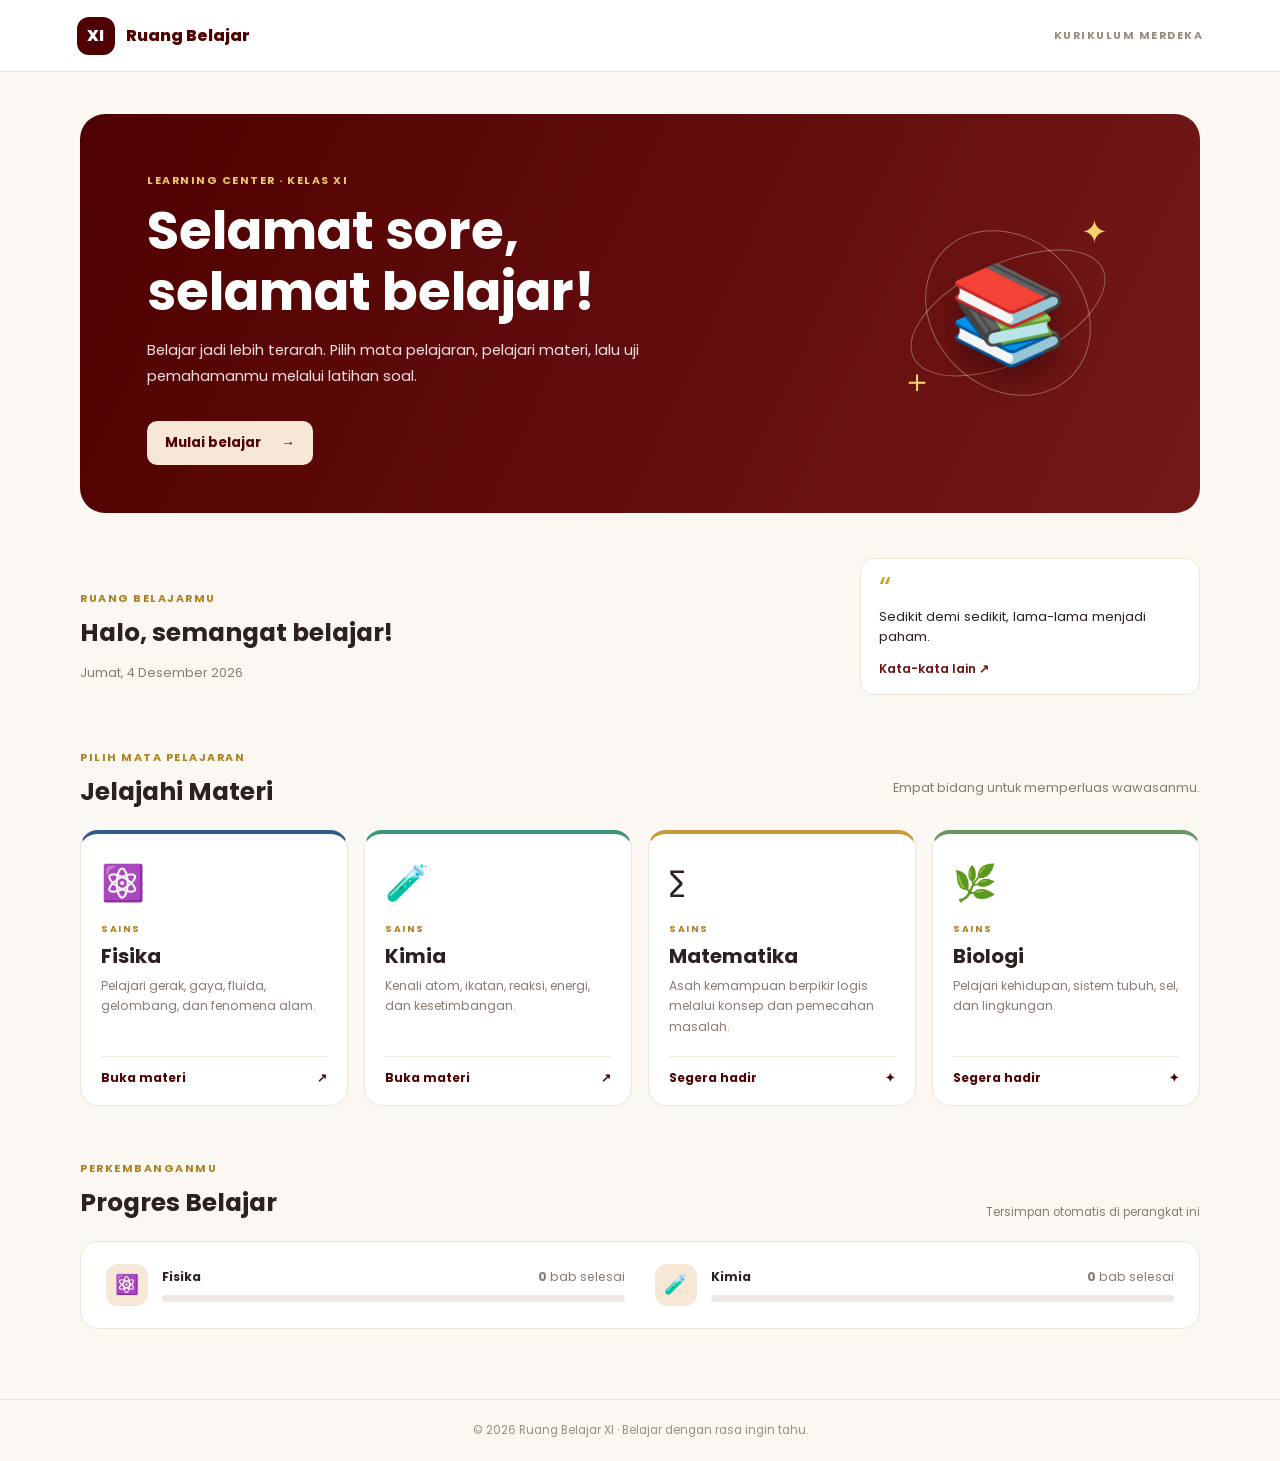
<file: index.html>
<!DOCTYPE html>
<html lang="id">
<head>
  <meta charset="UTF-8">
  <meta name="viewport" content="width=device-width, initial-scale=1">
  <meta name="theme-color" content="#4f0000">
  <meta name="description" content="Pusat belajar materi IPA kelas XI: Fisika, Kimia, Matematika, dan Biologi.">
  <title>Ruang Belajar XI | Materi IPA</title>
  <link rel="preconnect" href="https://fonts.googleapis.com">
  <link rel="preconnect" href="https://fonts.gstatic.com" crossorigin>
  <link href="https://fonts.googleapis.com/css2?family=Poppins:wght@400;500;600;700;800&display=swap" rel="stylesheet">
  <link rel="stylesheet" href="home.css">
  <script src="home.js" defer></script>
</head>
<body>
  <header class="topbar">
    <a class="brand" href="index.html"><span class="brand-mark">XI</span><span>Ruang Belajar</span></a>
    <span class="topbar-label">KURIKULUM MERDEKA</span>
  </header>

  <main class="container">
    <section class="hero">
      <div class="hero-copy">
        <p class="eyebrow">LEARNING CENTER · KELAS XI</p>
        <h1 id="sapaan">Selamat datang!</h1>
        <p class="hero-description">Belajar jadi lebih terarah. Pilih mata pelajaran, pelajari materi, lalu uji pemahamanmu melalui latihan soal.</p>
        <a class="primary-link" href="#mata-pelajaran">Mulai belajar <span aria-hidden="true">→</span></a>
      </div>
      <div class="hero-art" aria-hidden="true">
        <div class="orbit orbit-one"></div><div class="orbit orbit-two"></div>
        <div class="book-emoji">📚</div><span class="spark spark-one">✦</span><span class="spark spark-two">＋</span>
      </div>
    </section>

    <section class="welcome-row">
      <div><p class="section-kicker">RUANG BELAJARMU</p><h2>Halo, semangat belajar!</h2><p id="tanggalHariIni" class="muted"></p></div>
      <div class="quote-card"><span>“</span><p id="kalimatMotivasi">Sedikit demi sedikit, lama-lama menjadi paham.</p><button id="gantiMotivasi" class="text-button" type="button">Kata-kata lain ↗</button></div>
    </section>

    <section id="mata-pelajaran" class="subjects-section">
      <div class="section-heading"><div><p class="section-kicker">PILIH MATA PELAJARAN</p><h2>Jelajahi Materi</h2></div><p class="muted">Empat bidang untuk memperluas wawasanmu.</p></div>
      <div class="subject-grid">
        <a class="subject-card physics" href="materi/fisika.html">
          <span class="subject-icon">⚛️</span><span class="subject-tag">SAINS</span><h3>Fisika</h3><p>Pelajari gerak, gaya, fluida, gelombang, dan fenomena alam.</p><span class="card-bottom">Buka materi <b>↗</b></span>
        </a>
        <a class="subject-card chemistry" href="materi/kimia.html">
          <span class="subject-icon">🧪</span><span class="subject-tag">SAINS</span><h3>Kimia</h3><p>Kenali atom, ikatan, reaksi, energi, dan kesetimbangan.</p><span class="card-bottom">Buka materi <b>↗</b></span>
        </a>
        <a class="subject-card math" href="#mata-pelajaran" onclick="return false" aria-label="Matematika, materi sedang disiapkan">
          <span class="subject-icon">∑</span><span class="subject-tag">SAINS</span><h3>Matematika</h3><p>Asah kemampuan berpikir logis melalui konsep dan pemecahan masalah.</p><span class="card-bottom">Segera hadir <b>✦</b></span>
        </a>
        <a class="subject-card biology" href="#mata-pelajaran" onclick="return false" aria-label="Biologi, materi sedang disiapkan">
          <span class="subject-icon">🌿</span><span class="subject-tag">SAINS</span><h3>Biologi</h3><p>Pelajari kehidupan, sistem tubuh, sel, dan lingkungan.</p><span class="card-bottom">Segera hadir <b>✦</b></span>
        </a>
      </div>
    </section>

    <section class="progress-section">
      <div class="section-heading"><div><p class="section-kicker">PERKEMBANGANMU</p><h2>Progres Belajar</h2></div><span class="progress-note">Tersimpan otomatis di perangkat ini</span></div>
      <div class="progress-card">
        <div class="progress-item"><div class="progress-icon">⚛️</div><div class="progress-info"><div class="progress-label"><strong>Fisika</strong><span><b id="jumlahFisika">0</b> bab selesai</span></div><div class="progress-track"><span id="barFisika"></span></div></div></div>
        <div class="progress-item"><div class="progress-icon">🧪</div><div class="progress-info"><div class="progress-label"><strong>Kimia</strong><span><b id="jumlahKimia">0</b> bab selesai</span></div><div class="progress-track"><span id="barKimia"></span></div></div></div>
      </div>
    </section>
  </main>
  <footer class="footer">© 2026 Ruang Belajar XI · Belajar dengan rasa ingin tahu.</footer>
</body>
</html>
</file>
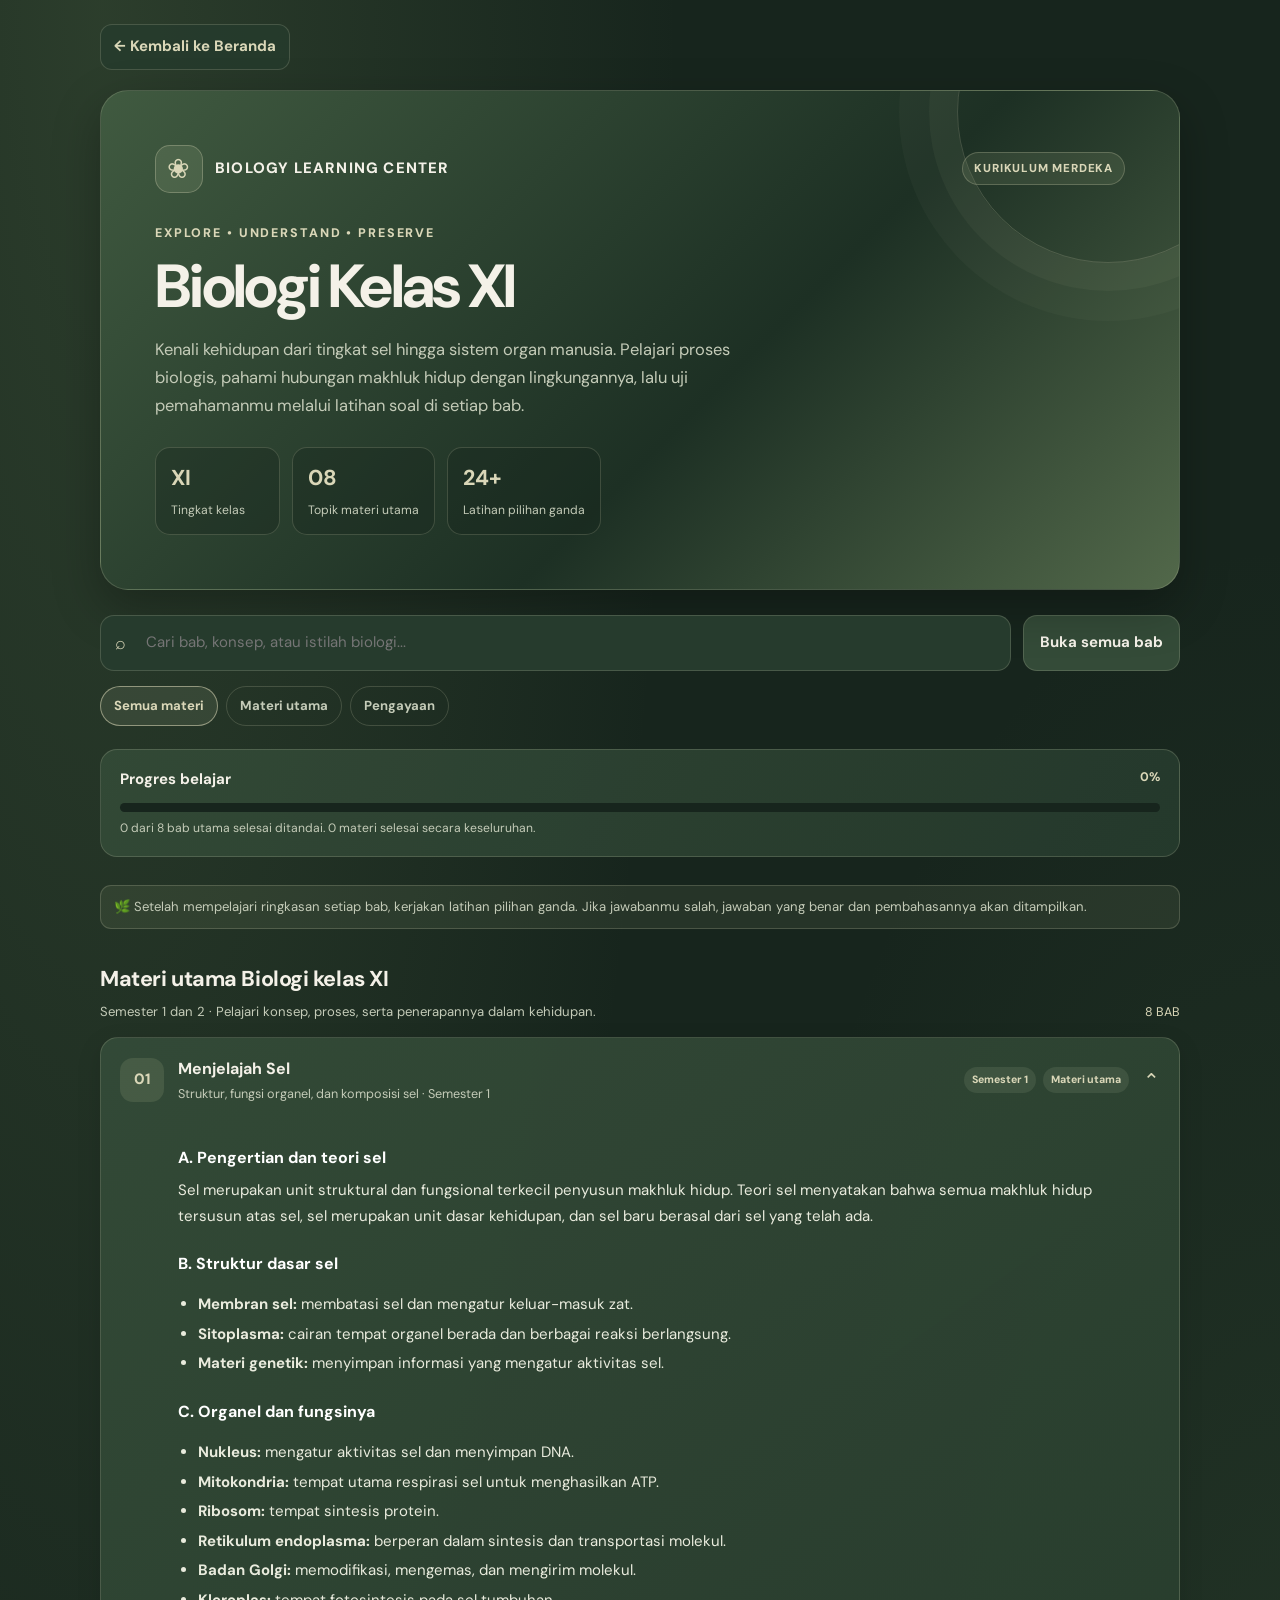
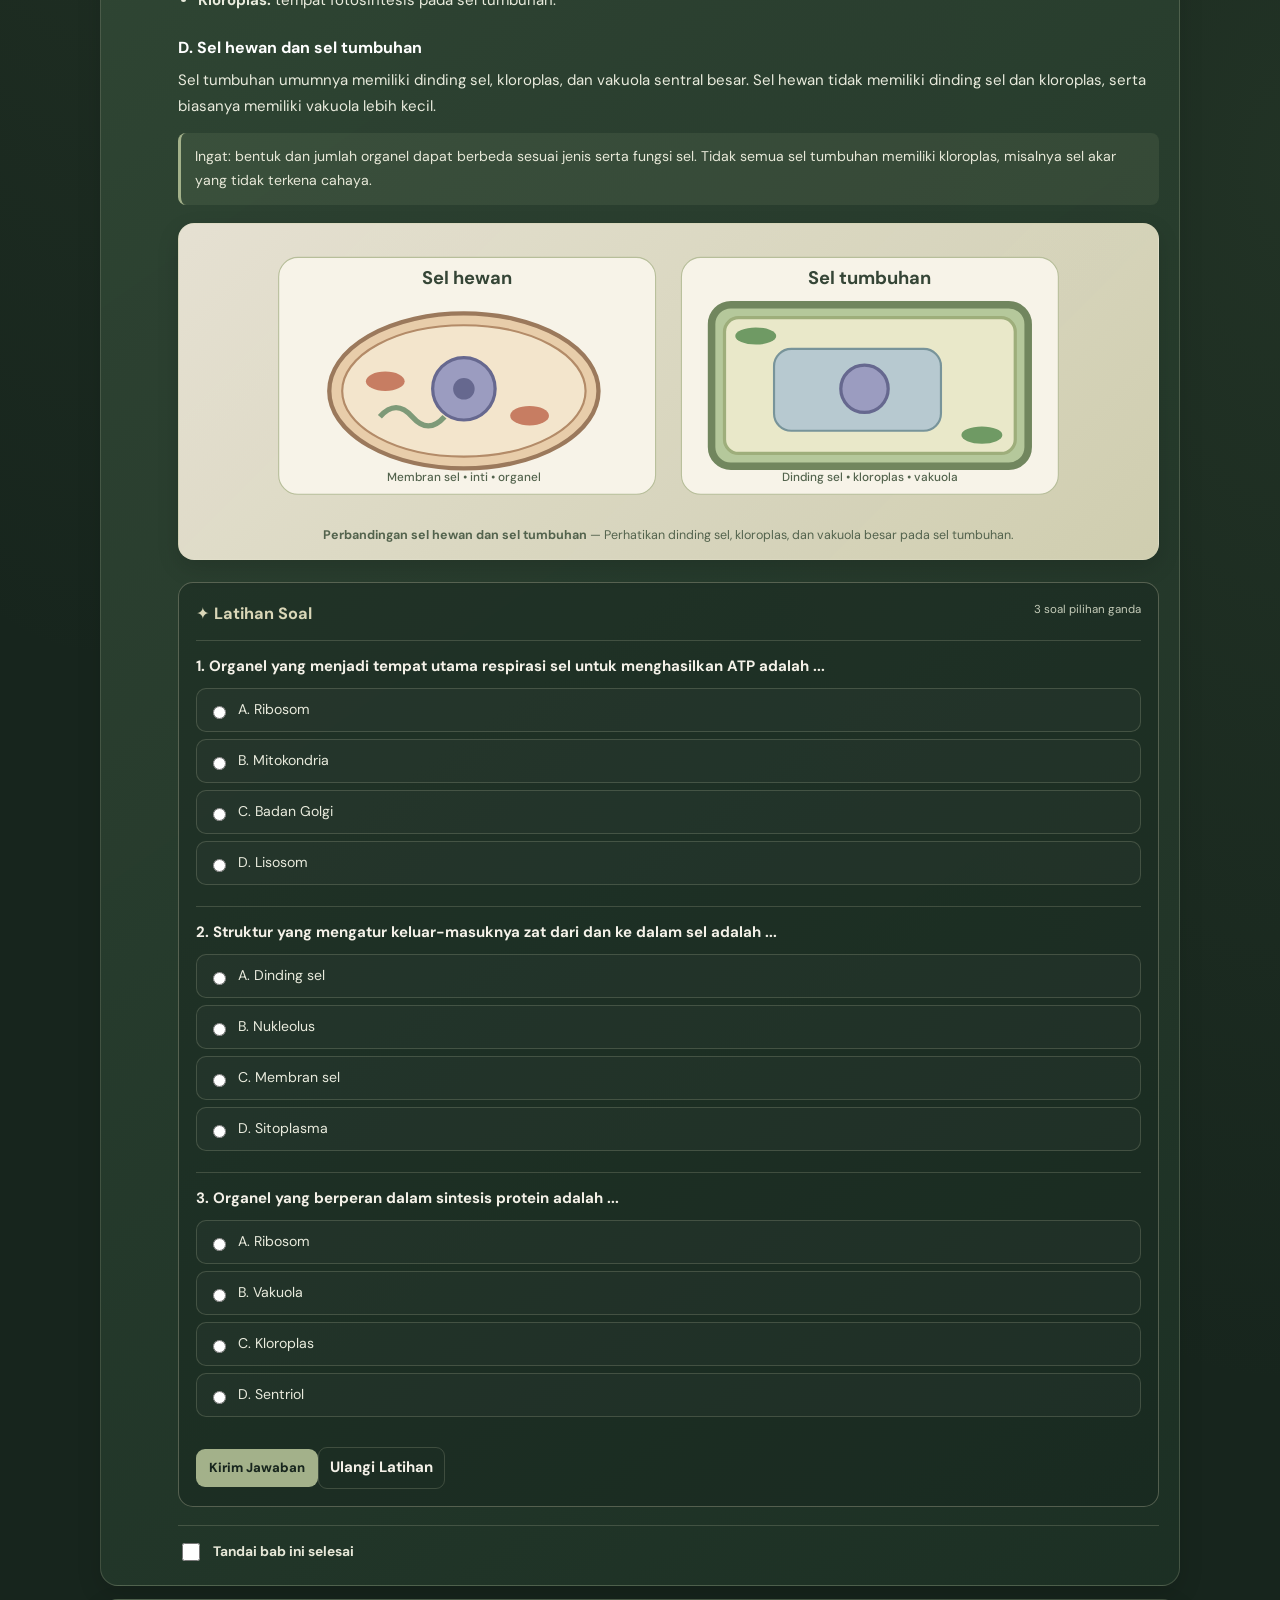
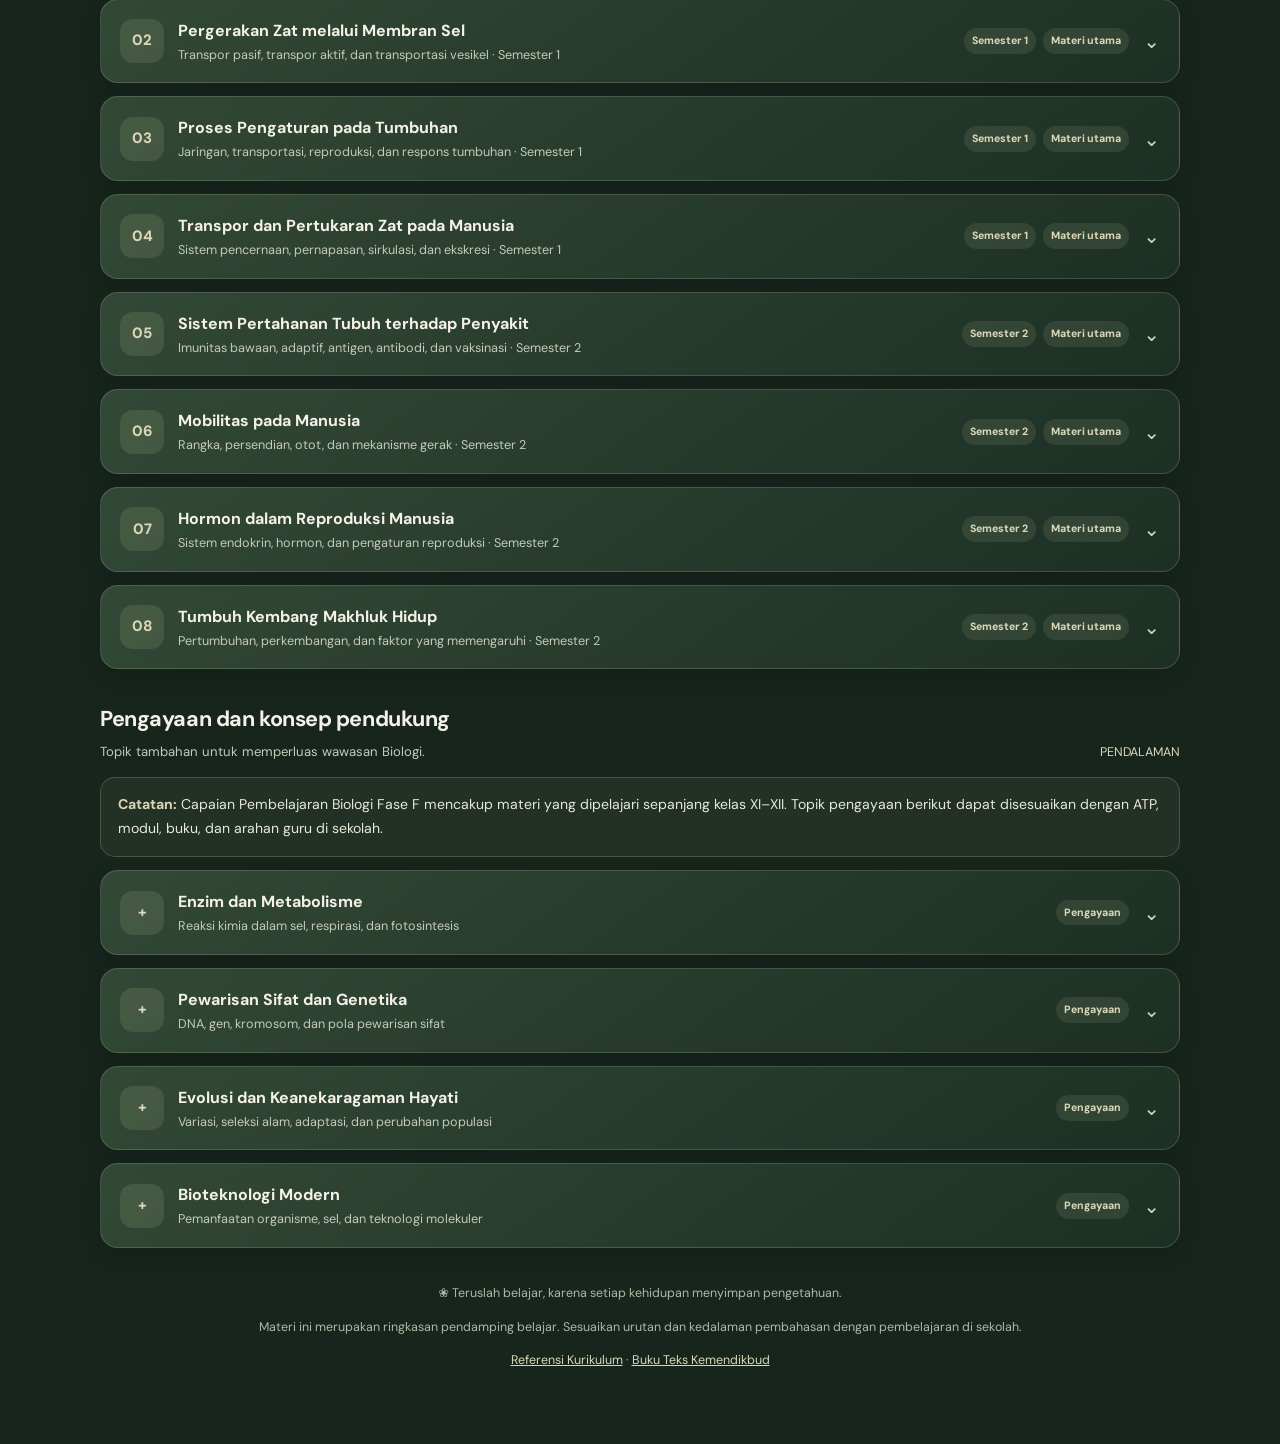
<file: biologi-kelas-xi (1).html>
<!DOCTYPE html>
<html lang="id">
<head>
<meta charset="UTF-8">
<meta name="viewport" content="width=device-width, initial-scale=1">
<meta name="theme-color" content="#17251D">
<meta name="description" content="Materi Biologi Kelas XI: ringkasan konsep, struktur, proses kehidupan, dan latihan soal.">
<title>Biologi Kelas XI | Biology Learning Center</title>
<link rel="preconnect" href="https://fonts.googleapis.com">
<link rel="preconnect" href="https://fonts.gstatic.com" crossorigin>
<link href="https://fonts.googleapis.com/css2?family=DM+Sans:wght@400;500;600;700;800&family=Kalam:wght@300;400;700&display=swap" rel="stylesheet">
<style>
:root{
 --bg:#17251D;--bg2:#1D3024;--panel:#263B2D;--panel2:#344B38;--panel3:#405A40;
 --green:#A3B18A;--green2:#DAD7B8;--ink:#F4F1E8;--muted:#C4CBB8;
 --line:rgba(218,215,184,.19);--paper:#E9E4D5;--paper-ink:#354536;--mint:#DAD7B8;
 --shadow:0 18px 48px rgba(0,0,0,.28)
}
*{box-sizing:border-box}html{scroll-behavior:smooth}body{margin:0;min-height:100vh;color:var(--ink);font:400 15px/1.7 "DM Sans",system-ui,sans-serif;background:radial-gradient(ellipse at 8% 0%,rgba(110,139,91,.24),transparent 36rem),radial-gradient(ellipse at 100% 38%,rgba(76,105,70,.2),transparent 34rem),var(--bg)}
a{color:inherit}button,input{font:inherit}button{cursor:pointer}.container{width:min(1120px,100%);margin:auto;padding:24px 20px 60px}
.back{display:inline-flex;align-items:center;gap:9px;text-decoration:none;color:var(--green2);font-weight:700;margin:0 0 20px;padding:9px 13px;border:1px solid var(--line);border-radius:12px;background:rgba(38,59,45,.78)}.back:hover{background:var(--panel2);border-color:rgba(163,177,138,.55)}
.hero{position:relative;overflow:hidden;padding:clamp(25px,5vw,54px);border:1px solid var(--line);border-radius:28px;background:linear-gradient(135deg,#405A40 0%,#1D3024 58%,#52684A 100%);box-shadow:var(--shadow)}.hero:after{content:"";position:absolute;width:300px;height:300px;border:1px solid rgba(218,215,184,.2);border-radius:50%;right:-80px;top:-130px;box-shadow:0 0 0 28px rgba(218,215,184,.045),0 0 0 58px rgba(218,215,184,.03)}
.hero-top{display:flex;align-items:center;justify-content:space-between;gap:15px;position:relative;z-index:1}.brand{display:flex;align-items:center;gap:12px;font-weight:800;letter-spacing:.08em}.atom{width:48px;height:48px;display:grid;place-items:center;border-radius:15px;background:rgba(163,177,138,.18);color:var(--green2);font-size:27px;border:1px solid rgba(218,215,184,.3)}.pill{display:inline-flex;align-items:center;gap:7px;padding:6px 11px;border-radius:999px;color:var(--green2);background:rgba(163,177,138,.14);border:1px solid rgba(218,215,184,.25);font-size:.72rem;font-weight:800;letter-spacing:.07em}.hero-copy{max-width:720px;position:relative;z-index:1;padding-top:30px}.eyebrow{color:var(--green2);font-size:.78rem;font-weight:800;letter-spacing:.15em;text-transform:uppercase}h1{font-size:clamp(2.1rem,5vw,3.8rem);line-height:1.12;letter-spacing:-.045em;margin:9px 0 15px}.hero-copy p{color:var(--muted);max-width:620px;margin:0;font-size:1.03rem}.stats{display:flex;gap:12px;flex-wrap:wrap;margin-top:27px;position:relative;z-index:1}.stat{min-width:125px;padding:12px 15px;border:1px solid var(--line);border-radius:15px;background:rgba(23,37,29,.34)}.stat b{display:block;color:var(--green2);font-size:1.35rem}.stat span{font-size:.76rem;color:var(--muted)}
.toolbar{display:grid;grid-template-columns:1fr auto;gap:12px;margin:25px 0 15px}.search-wrap{position:relative}.search-wrap span{position:absolute;left:15px;top:50%;transform:translateY(-50%);color:var(--green2);font-size:18px}.search{width:100%;padding:14px 16px 14px 45px;border-radius:14px;outline:none;border:1px solid var(--line);background:var(--panel);color:var(--ink)}.search:focus{border-color:var(--green);box-shadow:0 0 0 3px rgba(163,177,138,.14)}.action-btn{border:1px solid var(--line);background:var(--panel2);color:var(--ink);border-radius:14px;padding:0 16px;font-weight:700}.action-btn:hover{border-color:var(--green);color:var(--green2)}.filters{display:flex;gap:8px;flex-wrap:wrap;margin:0 0 23px}.filter{border:1px solid var(--line);border-radius:999px;background:transparent;color:var(--muted);padding:8px 13px;font-size:.82rem;font-weight:700}.filter.active,.filter:hover{background:rgba(163,177,138,.15);border-color:rgba(218,215,184,.55);color:var(--green2)}
.progress{padding:17px 19px;border:1px solid var(--line);border-radius:17px;background:linear-gradient(120deg,rgba(52,75,56,.9),rgba(38,59,45,.9));margin-bottom:28px}.progress-head{display:flex;justify-content:space-between;gap:12px;font-weight:700}.progress-head small{color:var(--green2)}.track{height:9px;background:#17251D;border-radius:99px;overflow:hidden;margin:11px 0 6px}.fill{height:100%;width:0;background:linear-gradient(90deg,#71865E,var(--green2));border-radius:99px;transition:width .35s}.progress-note{font-size:.76rem;color:var(--muted)}.section-heading{display:flex;align-items:end;justify-content:space-between;gap:15px;margin:32px 0 14px}.section-heading h2{font-size:1.35rem;margin:0;letter-spacing:-.02em}.section-heading p{color:var(--muted);font-size:.82rem;margin:3px 0 0}.count{font-size:.78rem;color:var(--green2);white-space:nowrap}.chapter-list{display:grid;gap:13px}.chapter{overflow:hidden;border:1px solid var(--line);border-radius:18px;background:linear-gradient(145deg,rgba(52,75,56,.95),rgba(29,48,36,.97));box-shadow:0 8px 25px rgba(0,0,0,.13)}.chapter[hidden]{display:none}.chapter summary{display:flex;align-items:center;gap:14px;padding:17px 19px;cursor:pointer;list-style:none}.chapter summary::-webkit-details-marker{display:none}.chapter summary:hover{background:rgba(163,177,138,.07)}.number{width:44px;height:44px;flex:none;display:grid;place-items:center;border-radius:13px;color:var(--green2);background:rgba(163,177,138,.17);font-weight:800}.chapter-title{flex:1;min-width:0}.chapter-title b{display:block;font-size:1rem}.chapter-title small{display:block;color:var(--muted);font-size:.79rem}.chapter-meta{display:flex;gap:7px;align-items:center;flex-wrap:wrap}.tag{font-size:.66rem;font-weight:800;color:var(--green2);padding:4px 8px;border-radius:99px;background:rgba(163,177,138,.15)}.chevron{color:var(--green2);font-size:20px;transition:transform .2s}.chapter[open] .chevron{transform:rotate(180deg)}.content{padding:2px 20px 21px 77px;color:#E9EBDD}.content h3{font-size:1rem;color:#fff;margin:21px 0 6px}.content p{margin:7px 0}.content ul{padding-left:20px}.content li{margin:4px 0}.note{margin:14px 0;padding:12px 14px;border-left:3px solid var(--green);border-radius:8px;background:rgba(163,177,138,.11);color:#E7E8D8;font-size:.88rem}.formula-card{position:relative;margin:13px 0;padding:14px 17px 12px;border-radius:12px;color:var(--paper-ink);background:repeating-linear-gradient(to bottom,transparent 0,transparent 30px,rgba(92,112,79,.13) 31px),var(--paper);border:1px solid rgba(233,228,213,.9);box-shadow:0 5px 13px rgba(0,0,0,.14)}.formula-label{display:block;color:#71816A;font:700 .65rem "DM Sans",sans-serif;letter-spacing:.1em;text-transform:uppercase;margin-bottom:4px}.formula{font:400 clamp(1.12rem,2.5vw,1.45rem)/1.65 "Kalam","Comic Sans MS",cursive;color:#354536;overflow-x:auto;padding:1px 0}.formula-explain{font-size:.8rem;color:#756F5F;margin-top:4px}.complete{display:flex;align-items:center;gap:10px;margin-top:18px;padding-top:14px;border-top:1px solid var(--line);font-weight:700;font-size:.86rem;color:#E7E8D8}.complete input{width:18px;height:18px;accent-color:var(--green)}.empty{display:none;text-align:center;padding:35px;color:var(--muted);border:1px dashed var(--line);border-radius:16px}.extra-intro{padding:15px 17px;border:1px solid rgba(218,215,184,.22);border-radius:15px;background:rgba(163,177,138,.08);color:#E7E8D8;font-size:.88rem;margin-bottom:13px}.extra-intro b{color:var(--mint)}.footer{text-align:center;color:#AEB8A4;font-size:.78rem;margin-top:35px}.footer a{color:var(--green2)}
@media(max-width:680px){.container{padding:15px 13px 42px}.hero{border-radius:21px;padding:23px 19px}.hero-top{align-items:flex-start}.hero-top .pill{font-size:.61rem}.toolbar{grid-template-columns:1fr}.action-btn{padding:11px}.chapter summary{padding:14px 13px;gap:10px}.number{width:38px;height:38px}.chapter-meta{display:none}.content{padding:0 14px 18px}.section-heading{align-items:start}}@media(prefers-reduced-motion:reduce){*,*::before,*::after{scroll-behavior:auto!important;animation:none!important;transition:none!important}}
.quiz-hint{margin:0 0 14px;padding:10px 13px;border-radius:11px;background:rgba(163,177,138,.11);border:1px solid rgba(218,215,184,.2);color:var(--muted);font-size:.82rem}.quiz{margin:22px 0 16px;padding:17px;border:1px solid rgba(218,215,184,.3);border-radius:15px;background:rgba(23,37,29,.42)}.quiz-heading{display:flex;justify-content:space-between;gap:10px;flex-wrap:wrap;margin-bottom:12px}.quiz-heading h3{margin:0;color:var(--green2);font-size:1.02rem}.quiz-heading span{font-size:.72rem;color:var(--muted)}.quiz-question{padding:13px 0;border-top:1px solid var(--line)}.quiz-question p{margin:0 0 9px;color:var(--ink);font-weight:700}.quiz-options{display:grid;gap:7px}.quiz-option{display:flex;gap:9px;padding:9px 11px;border:1px solid var(--line);border-radius:10px;background:rgba(255,255,255,.025);cursor:pointer;color:#E9EBDD;font-size:.88rem}.quiz-option input{margin-top:5px;accent-color:var(--green)}.quiz-check{margin-top:10px;border:0;border-radius:9px;padding:8px 13px;background:var(--green);color:#17251D;font-weight:800;font-size:.82rem}.quiz-check:disabled{opacity:.55;cursor:default}.quiz-feedback{margin-top:8px;font-size:.82rem;color:var(--green2)}.quiz-feedback.wrong{color:#F0C99A}.quiz-result{margin-top:13px;padding:12px;border-radius:10px;background:rgba(163,177,138,.13);color:var(--green2);font-weight:700}.quiz-reset{margin-top:9px;border:1px solid var(--line);border-radius:9px;padding:7px 11px;background:transparent;color:var(--ink);font-weight:700}

/* Visual ilustrasi materi Biologi */
.bio-visual{margin:18px 0 20px;padding:14px;border:1px solid rgba(218,215,184,.24);border-radius:16px;background:linear-gradient(135deg,rgba(233,228,213,.98),rgba(218,215,184,.94));color:#354536;box-shadow:0 8px 22px rgba(0,0,0,.13)}
.bio-visual svg{display:block;width:100%;height:auto;max-height:280px}
.bio-visual figcaption{margin-top:8px;color:#53634D;font-size:.78rem;line-height:1.5;text-align:center}
.bio-visual .svg-title{font:700 17px 'DM Sans',sans-serif;fill:#354536}
.bio-visual .svg-label{font:600 13px 'DM Sans',sans-serif;fill:#354536}
.bio-visual .svg-small{font:500 11px 'DM Sans',sans-serif;fill:#53634D}
.bio-visual .svg-line{stroke:#53634D;stroke-width:2;fill:none;stroke-linecap:round;stroke-linejoin:round}
@media(max-width:520px){.bio-visual{padding:8px;margin:14px 0}.bio-visual figcaption{font-size:.72rem}}
</style>
</head>
<body>
<main class="container">
 <a class="back" href="../index.html">← Kembali ke Beranda</a>
 <header class="hero">
  <div class="hero-top"><div class="brand"><span class="atom">❀</span><span>BIOLOGY LEARNING CENTER</span></div><span class="pill">KURIKULUM MERDEKA</span></div>
  <div class="hero-copy"><div class="eyebrow">EXPLORE • UNDERSTAND • PRESERVE</div><h1>Biologi Kelas XI</h1><p>Kenali kehidupan dari tingkat sel hingga sistem organ manusia. Pelajari proses biologis, pahami hubungan makhluk hidup dengan lingkungannya, lalu uji pemahamanmu melalui latihan soal di setiap bab.</p></div>
  <div class="stats"><div class="stat"><b>XI</b><span>Tingkat kelas</span></div><div class="stat"><b>08</b><span>Topik materi utama</span></div><div class="stat"><b>24+</b><span>Latihan pilihan ganda</span></div></div>
 </header>
 <section class="toolbar" aria-label="Pencarian materi"><label class="search-wrap"><span>⌕</span><input id="search" class="search" type="search" placeholder="Cari bab, konsep, atau istilah biologi..." autocomplete="off"></label><button class="action-btn" id="toggleAll" type="button">Buka semua bab</button></section>
 <nav class="filters" aria-label="Filter materi"><button class="filter active" data-filter="all" type="button">Semua materi</button><button class="filter" data-filter="utama" type="button">Materi utama</button><button class="filter" data-filter="pengayaan" type="button">Pengayaan</button></nav>
 <section class="progress" aria-label="Progres belajar"><div class="progress-head"><span>Progres belajar</span><small id="percent">0%</small></div><div class="track"><div class="fill" id="bar"></div></div><div class="progress-note" id="progressText">0 dari 8 bab utama selesai ditandai.</div></section>
 <p class="quiz-hint">🌿 Setelah mempelajari ringkasan setiap bab, kerjakan latihan pilihan ganda. Jika jawabanmu salah, jawaban yang benar dan pembahasannya akan ditampilkan.</p>
 <div class="section-heading"><div><h2>Materi utama Biologi kelas XI</h2><p>Semester 1 dan 2 · Pelajari konsep, proses, serta penerapannya dalam kehidupan.</p></div><span class="count" id="mainCount">8 BAB</span></div>
 <section class="chapter-list" id="mainChapters">
  <details class="chapter" open data-kind="utama" data-search="menjelajah sel teori sel membran inti sitoplasma organel mitokondria ribosom kloroplas">
   <summary><span class="number">01</span><span class="chapter-title"><b>Menjelajah Sel</b><small>Struktur, fungsi organel, dan komposisi sel · Semester 1</small></span><span class="chapter-meta"><span class="tag">Semester 1</span><span class="tag">Materi utama</span></span><span class="chevron">⌄</span></summary>
   <div class="content"><h3>A. Pengertian dan teori sel</h3><p>Sel merupakan unit struktural dan fungsional terkecil penyusun makhluk hidup. Teori sel menyatakan bahwa semua makhluk hidup tersusun atas sel, sel merupakan unit dasar kehidupan, dan sel baru berasal dari sel yang telah ada.</p><h3>B. Struktur dasar sel</h3><ul><li><b>Membran sel:</b> membatasi sel dan mengatur keluar-masuk zat.</li><li><b>Sitoplasma:</b> cairan tempat organel berada dan berbagai reaksi berlangsung.</li><li><b>Materi genetik:</b> menyimpan informasi yang mengatur aktivitas sel.</li></ul><h3>C. Organel dan fungsinya</h3><ul><li><b>Nukleus:</b> mengatur aktivitas sel dan menyimpan DNA.</li><li><b>Mitokondria:</b> tempat utama respirasi sel untuk menghasilkan ATP.</li><li><b>Ribosom:</b> tempat sintesis protein.</li><li><b>Retikulum endoplasma:</b> berperan dalam sintesis dan transportasi molekul.</li><li><b>Badan Golgi:</b> memodifikasi, mengemas, dan mengirim molekul.</li><li><b>Kloroplas:</b> tempat fotosintesis pada sel tumbuhan.</li></ul><h3>D. Sel hewan dan sel tumbuhan</h3><p>Sel tumbuhan umumnya memiliki dinding sel, kloroplas, dan vakuola sentral besar. Sel hewan tidak memiliki dinding sel dan kloroplas, serta biasanya memiliki vakuola lebih kecil.</p><div class="note">Ingat: bentuk dan jumlah organel dapat berbeda sesuai jenis serta fungsi sel. Tidak semua sel tumbuhan memiliki kloroplas, misalnya sel akar yang tidak terkena cahaya.</div><figure class="bio-visual" role="img" aria-label="Perbandingan sel hewan dan sel tumbuhan"><svg viewBox="0 0 760 260" xmlns="http://www.w3.org/2000/svg" aria-hidden="true"><rect x="18" y="18" width="350" height="220" rx="18" fill="#F7F3E8" stroke="#B7BE9A"/><rect x="392" y="18" width="350" height="220" rx="18" fill="#F7F3E8" stroke="#B7BE9A"/><text x="193" y="43" text-anchor="middle" class="svg-title">Sel hewan</text><text x="567" y="43" text-anchor="middle" class="svg-title">Sel tumbuhan</text><ellipse cx="190" cy="142" rx="125" ry="72" fill="#E8CDAA" stroke="#9B795C" stroke-width="4"/><ellipse cx="190" cy="142" rx="113" ry="61" fill="#F3E5CC" stroke="#B38B68" stroke-width="2"/><circle cx="190" cy="140" r="29" fill="#9B9CC0" stroke="#66688F" stroke-width="3"/><circle cx="190" cy="140" r="10" fill="#66688F"/><ellipse cx="117" cy="133" rx="18" ry="9" fill="#C77D62"/><ellipse cx="251" cy="165" rx="18" ry="9" fill="#C77D62"/><path d="M112 166q15-17 30 0t30 0" stroke="#7E9A78" stroke-width="5" fill="none"/><rect x="420" y="62" width="294" height="150" rx="18" fill="#B5C89B" stroke="#71865E" stroke-width="7"/><rect x="432" y="74" width="270" height="126" rx="13" fill="#E9E8C9" stroke="#9EAE7B" stroke-width="3"/><rect x="478" y="103" width="155" height="76" rx="16" fill="#B7C9D0" stroke="#78949A" stroke-width="2"/><circle cx="562" cy="140" r="22" fill="#9B9CC0" stroke="#66688F" stroke-width="3"/><ellipse cx="461" cy="91" rx="19" ry="8" fill="#6F9A64"/><ellipse cx="671" cy="183" rx="19" ry="8" fill="#6F9A64"/><text x="190" y="226" text-anchor="middle" class="svg-small">Membran sel • inti • organel</text><text x="567" y="226" text-anchor="middle" class="svg-small">Dinding sel • kloroplas • vakuola</text></svg><figcaption><b>Perbandingan sel hewan dan sel tumbuhan</b> — Perhatikan dinding sel, kloroplas, dan vakuola besar pada sel tumbuhan.</figcaption></figure><section class="quiz" data-quiz="bio-sel"></section><label class="complete"><input class="done" type="checkbox" data-id="bio-sel"> Tandai bab ini selesai</label></div>
  </details>
  <details class="chapter" data-kind="utama" data-search="pergerakan zat membran sel transpor pasif aktif difusi osmosis pompa protein endositosis eksositosis">
   <summary><span class="number">02</span><span class="chapter-title"><b>Pergerakan Zat melalui Membran Sel</b><small>Transpor pasif, transpor aktif, dan transportasi vesikel · Semester 1</small></span><span class="chapter-meta"><span class="tag">Semester 1</span><span class="tag">Materi utama</span></span><span class="chevron">⌄</span></summary>
   <div class="content"><h3>A. Membran sel</h3><p>Membran sel tersusun terutama atas dua lapis fosfolipid dan protein. Sifat selektif permeabel memungkinkan membran mengatur zat yang dapat melewatinya.</p><h3>B. Transpor pasif</h3><p>Transpor pasif tidak memerlukan energi ATP karena zat bergerak mengikuti gradien konsentrasi.</p><ul><li><b>Difusi:</b> perpindahan partikel dari konsentrasi tinggi ke rendah.</li><li><b>Osmosis:</b> perpindahan air melalui membran selektif permeabel.</li><li><b>Difusi terfasilitasi:</b> perpindahan zat dengan bantuan protein membran.</li></ul><h3>C. Transpor aktif</h3><p>Transpor aktif memerlukan energi untuk memindahkan zat melawan gradien konsentrasi, misalnya melalui pompa ion.</p><h3>D. Endositosis dan eksositosis</h3><p>Endositosis memasukkan bahan ke dalam sel menggunakan vesikel, sedangkan eksositosis mengeluarkan bahan dari sel melalui peleburan vesikel dengan membran.</p><div class="note">Contoh osmosis: air dapat bergerak melewati membran sel akar sehingga membantu tumbuhan menyerap air dari tanah.</div><figure class="bio-visual" role="img" aria-label="Difusi dan osmosis"><svg viewBox="0 0 760 260" xmlns="http://www.w3.org/2000/svg" aria-hidden="true"><text x="380" y="30" text-anchor="middle" class="svg-title">Membran selektif permeabel</text><rect x="28" y="54" width="704" height="158" rx="18" fill="#F8F4E9" stroke="#C6C4A7"/><rect x="344" y="65" width="72" height="136" rx="12" fill="#D9CBA8" opacity=".8"/><g fill="#71865E"><circle cx="75" cy="92" r="7"/><circle cx="108" cy="123" r="7"/><circle cx="145" cy="83" r="7"/><circle cx="176" cy="151" r="7"/><circle cx="220" cy="106" r="7"/><circle cx="260" cy="170" r="7"/><circle cx="295" cy="112" r="7"/><circle cx="82" cy="180" r="7"/><circle cx="125" cy="158" r="7"/><circle cx="190" cy="82" r="7"/><circle cx="240" cy="132" r="7"/><circle cx="285" cy="82" r="7"/></g><g fill="#C77D62"><circle cx="475" cy="95" r="7"/><circle cx="540" cy="165" r="7"/><circle cx="650" cy="130" r="7"/></g><path d="M285 130H330m-9-8 9 8-9 8M435 130h62m-9-8 9 8-9 8" class="svg-line"/><path d="M380 45v-10m-8 8 8-8 8 8" class="svg-line"/><text x="175" y="232" text-anchor="middle" class="svg-label">Konsentrasi tinggi</text><text x="575" y="232" text-anchor="middle" class="svg-label">Konsentrasi rendah</text><text x="380" y="252" text-anchor="middle" class="svg-small">Arah perpindahan partikel</text></svg><figcaption><b>Difusi dan osmosis</b> — Partikel bergerak mengikuti gradien konsentrasi; air dapat melewati membran selektif.</figcaption></figure><section class="quiz" data-quiz="bio-membran"></section><label class="complete"><input class="done" type="checkbox" data-id="bio-membran"> Tandai bab ini selesai</label></div>
  </details>
  <details class="chapter" data-kind="utama" data-search="proses pengaturan tumbuhan jaringan organ akar batang daun xilem floem transpirasi fotosintesis hormon tropisme">
   <summary><span class="number">03</span><span class="chapter-title"><b>Proses Pengaturan pada Tumbuhan</b><small>Jaringan, transportasi, reproduksi, dan respons tumbuhan · Semester 1</small></span><span class="chapter-meta"><span class="tag">Semester 1</span><span class="tag">Materi utama</span></span><span class="chevron">⌄</span></summary>
   <div class="content"><h3>A. Jaringan dan organ tumbuhan</h3><p>Jaringan tumbuhan meliputi jaringan meristem yang aktif membelah serta jaringan dewasa seperti epidermis, parenkim, penyokong, xilem, dan floem. Akar, batang, dan daun bekerja sebagai organ yang saling mendukung.</p><h3>B. Transportasi pada tumbuhan</h3><ul><li><b>Xilem:</b> mengangkut air dan mineral terutama dari akar menuju bagian atas tumbuhan.</li><li><b>Floem:</b> mengangkut hasil fotosintesis dari organ sumber ke organ yang membutuhkan atau menyimpan hasil fotosintesis.</li><li><b>Transpirasi:</b> penguapan air, terutama melalui stomata, yang membantu tarikan air dalam xilem.</li></ul><h3>C. Reproduksi tumbuhan</h3><p>Tumbuhan dapat bereproduksi secara vegetatif maupun generatif. Pada tumbuhan berbunga, penyerbukan diikuti pembuahan yang menghasilkan biji.</p><h3>D. Iritabilitas dan hormon tumbuhan</h3><p>Tumbuhan merespons rangsangan melalui gerak tropisme dan nasti. Auksin berperan dalam pemanjangan sel, giberelin dalam pertumbuhan, sitokinin dalam pembelahan sel, etilen dalam pematangan buah, dan asam absisat antara lain dalam respons stres.</p><div class="note">Fototropisme positif adalah pertumbuhan bagian tumbuhan menuju arah datangnya cahaya.</div><figure class="bio-visual" role="img" aria-label="Transportasi pada tumbuhan"><svg viewBox="0 0 760 260" xmlns="http://www.w3.org/2000/svg" aria-hidden="true"><path d="M370 210V83" stroke="#71865E" stroke-width="17" stroke-linecap="round"/><path d="M370 112Q300 85 270 56Q300 48 340 72Q350 88 370 112M372 145Q438 110 488 82Q485 121 420 151Z" fill="#8DA477" stroke="#536F4A" stroke-width="3"/><path d="M370 207Q340 226 322 242M370 207Q390 226 414 242M370 207V246" stroke="#A47A56" stroke-width="6" fill="none" stroke-linecap="round"/><path d="M360 196V83m20 113V83" stroke="#6C9BB0" stroke-width="5" stroke-linecap="round"/><path d="M386 83V191" stroke="#C77D62" stroke-width="4" stroke-dasharray="7 6"/><path d="M351 100l9-12 9 12M371 100l9-12 9 12" fill="none" stroke="#6C9BB0" stroke-width="3"/><text x="90" y="82" class="svg-title">Daun</text><text x="90" y="104" class="svg-small">Fotosintesis</text><path d="M145 94H255L285 77" class="svg-line"/><text x="505" y="92" class="svg-label">Floem</text><text x="505" y="111" class="svg-small">Hasil fotosintesis</text><path d="M490 102H430L395 120" class="svg-line"/><text x="75" y="188" class="svg-label">Xilem</text><text x="75" y="207" class="svg-small">Air + mineral ke daun</text><path d="M170 190H300L350 174" class="svg-line"/><text x="370" y="258" text-anchor="middle" class="svg-small">Akar menyerap air dari tanah</text></svg><figcaption><b>Transportasi pada tumbuhan</b> — Xilem membawa air dan mineral ke atas, sedangkan floem menyalurkan hasil fotosintesis.</figcaption></figure><section class="quiz" data-quiz="bio-tumbuhan"></section><label class="complete"><input class="done" type="checkbox" data-id="bio-tumbuhan"> Tandai bab ini selesai</label></div>
  </details>
  <details class="chapter" data-kind="utama" data-search="transpor pertukaran zat manusia sistem pernapasan pencernaan peredaran darah ekskresi alveolus nefron">
   <summary><span class="number">04</span><span class="chapter-title"><b>Transpor dan Pertukaran Zat pada Manusia</b><small>Sistem pencernaan, pernapasan, sirkulasi, dan ekskresi · Semester 1</small></span><span class="chapter-meta"><span class="tag">Semester 1</span><span class="tag">Materi utama</span></span><span class="chevron">⌄</span></summary>
   <div class="content"><h3>A. Sistem pencernaan</h3><p>Sistem pencernaan memecah makanan menjadi molekul sederhana yang dapat diserap. Pencernaan berlangsung secara mekanis dan kimiawi. Sebagian besar penyerapan zat makanan terjadi di usus halus melalui jonjot usus.</p><h3>B. Sistem pernapasan</h3><p>Udara melewati saluran pernapasan menuju alveolus. Di alveolus terjadi pertukaran oksigen dan karbon dioksida melalui difusi antara udara dan kapiler darah.</p><h3>C. Sistem peredaran darah</h3><p>Jantung memompa darah melalui pembuluh arteri, vena, dan kapiler. Peredaran darah manusia bersifat tertutup, ganda, dan lengkap. Darah mengangkut gas, nutrisi, hormon, serta sisa metabolisme.</p><h3>D. Sistem ekskresi</h3><p>Ginjal menyaring darah dan membentuk urine melalui filtrasi, reabsorpsi, dan sekresi/augmentasi. Paru-paru, kulit, dan hati juga berperan dalam pengeluaran atau pengolahan zat sisa.</p><div class="note">Alveolus memiliki dinding tipis dan dikelilingi kapiler sehingga pertukaran gas berlangsung efisien.</div><figure class="bio-visual" role="img" aria-label="Ilustrasi letak organ utama manusia dengan posisi kedua ginjal yang benar">
<svg viewBox="0 0 760 300" xmlns="http://www.w3.org/2000/svg" aria-hidden="true">
 <circle cx="380" cy="38" r="24" fill="#D9B99A" stroke="#8B7059" stroke-width="2"/>
 <path d="M342 72Q380 58 418 72L441 150 426 174 414 270H391L380 185 369 270H346L334 174 319 150Z" fill="#D9CBA8" stroke="#8B7059" stroke-width="3"/>
 <!-- paru-paru -->
 <path d="M372 83Q345 88 350 126Q356 144 375 139L378 91Z M388 83Q415 88 410 126Q404 144 385 139L382 91Z" fill="#A9C5C0" stroke="#638C84" stroke-width="3"/>
 <!-- jantung -->
 <path d="M380 119C363 106 351 126 365 141L380 153 395 141C409 126 397 106 380 119Z" fill="#B96D55" stroke="#874C3C" stroke-width="2"/>
 <!-- hati dan lambung -->
 <path d="M350 151Q370 143 385 153Q380 174 350 171Q337 165 350 151Z" fill="#A8794F" stroke="#805C3F" stroke-width="2"/>
 <path d="M391 151Q412 145 410 166Q405 182 390 176Q381 168 391 151Z" fill="#C99A76" stroke="#946D50" stroke-width="2"/>
 <!-- tulang belakang sebagai penanda orientasi tengah -->
 <path d="M380 157V225" stroke="#8B7059" stroke-width="4" stroke-dasharray="4 5" opacity=".7"/>
 <!-- ginjal: sepasang, kanan-kiri tulang belakang, di bawah tulang rusuk -->
 <path d="M347 166C331 158 323 176 328 194C332 209 346 210 356 198C364 188 360 173 347 166Z" fill="#A95F50" stroke="#75463D" stroke-width="2.5"/>
 <path d="M413 166C429 158 437 176 432 194C428 209 414 210 404 198C396 188 400 173 413 166Z" fill="#A95F50" stroke="#75463D" stroke-width="2.5"/>
 <path d="M355 190Q369 202 375 217M405 190Q391 202 385 217" fill="none" stroke="#D5B66D" stroke-width="3"/>
 <!-- kandung kemih -->
 <path d="M370 220Q380 212 390 220Q395 237 380 243Q365 237 370 220Z" fill="#D5B66D" stroke="#927A45" stroke-width="2"/>
 <!-- garis dan keterangan -->
 <path d="M350 103H220L190 91" class="svg-line"/><text x="65" y="84" class="svg-label">Paru-paru</text><text x="65" y="103" class="svg-small">Pertukaran gas</text>
 <path d="M397 132H520" class="svg-line"/><text x="530" y="128" class="svg-label">Jantung</text><text x="530" y="147" class="svg-small">Memompa darah</text>
 <path d="M328 184H220L190 184" class="svg-line"/><text x="65" y="177" class="svg-label">Ginjal kanan</text><text x="65" y="196" class="svg-small">Di bawah tulang rusuk</text>
 <path d="M432 184H520" class="svg-line"/><text x="530" y="180" class="svg-label">Ginjal kiri</text><text x="530" y="199" class="svg-small">Di sisi tulang belakang</text>
 <path d="M390 231H520" class="svg-line"/><text x="530" y="228" class="svg-label">Kandung kemih</text><text x="530" y="247" class="svg-small">Menampung urine</text>
 <text x="380" y="291" text-anchor="middle" class="svg-small">Skema tampak depan: kedua ginjal berada di bagian belakang rongga perut, di kanan dan kiri tulang belakang.</text>
</svg>
<figcaption><b>Letak organ utama manusia</b> — Kedua ginjal terletak di bagian belakang rongga perut (retroperitoneal), di sisi kanan dan kiri tulang belakang. Ginjal kanan umumnya sedikit lebih rendah daripada ginjal kiri.</figcaption>
</figure><section class="quiz" data-quiz="bio-transpor"></section><label class="complete"><input class="done" type="checkbox" data-id="bio-transpor"> Tandai bab ini selesai</label></div>
  </details>
  <details class="chapter" data-kind="utama" data-search="sistem pertahanan tubuh imunitas antigen antibodi leukosit fagositosis limfosit vaksinasi kekebalan">
   <summary><span class="number">05</span><span class="chapter-title"><b>Sistem Pertahanan Tubuh terhadap Penyakit</b><small>Imunitas bawaan, adaptif, antigen, antibodi, dan vaksinasi · Semester 2</small></span><span class="chapter-meta"><span class="tag">Semester 2</span><span class="tag">Materi utama</span></span><span class="chevron">⌄</span></summary>
   <div class="content"><h3>A. Pertahanan tubuh bawaan</h3><p>Pertahanan bawaan bekerja cepat dan tidak spesifik. Contohnya kulit, membran mukosa, air mata, asam lambung, peradangan, dan fagositosis oleh sel tertentu.</p><h3>B. Pertahanan tubuh adaptif</h3><p>Pertahanan adaptif mengenali antigen tertentu dan dapat membentuk memori imunologis. Limfosit B dapat menghasilkan antibodi, sedangkan limfosit T berperan dalam respons imun seluler.</p><h3>C. Antigen dan antibodi</h3><p>Antigen adalah molekul yang dikenali sistem imun dan dapat memicu respons imun. Antibodi merupakan protein yang diproduksi sel plasma dari limfosit B untuk berikatan secara spesifik dengan antigen.</p><h3>D. Vaksinasi dan kekebalan</h3><p>Vaksin melatih sistem kekebalan mengenali antigen sehingga tubuh dapat membangun respons dan memori imunologis. Kekebalan aktif terbentuk ketika tubuh menghasilkan respons sendiri, sedangkan kekebalan pasif diperoleh dari antibodi yang sudah terbentuk.</p><div class="note">Vaksinasi merupakan salah satu upaya pencegahan penyakit. Jenis dan jadwal vaksin mengikuti rekomendasi tenaga kesehatan.</div><figure class="bio-visual" role="img" aria-label="Pertahanan sistem imun"><svg viewBox="0 0 760 260" xmlns="http://www.w3.org/2000/svg" aria-hidden="true"><circle cx="210" cy="132" r="67" fill="#D9E2C8" stroke="#71865E" stroke-width="4"/><path d="M178 112q-18-25 4-36q25-8 34 15q25-15 37 7q11 22-13 35q7 28-19 35q-27 5-34-20q-25 2-27-20Z" fill="#9B9CC0" stroke="#66688F" stroke-width="3"/><g stroke="#C77D62" stroke-width="5" fill="none" stroke-linecap="round"><path d="M430 75v28m0-12-13-13m13 13 13-13M495 140v28m0-12-13-13m13 13 13-13M430 190v24m0-10-12-12m12 12 12-12"/></g><g fill="#C77D62"><circle cx="590" cy="100" r="17"/><circle cx="645" cy="158" r="13"/><circle cx="560" cy="193" r="11"/></g><g stroke="#8B604A" stroke-width="3"><path d="M580 85l20 30m-20 0 20-30M635 148l20 20m-20 0 20-20"/></g><path d="M285 130H385m-12-10 12 10-12 10" class="svg-line"/><text x="210" y="225" text-anchor="middle" class="svg-label">Sel darah putih</text><text x="590" y="225" text-anchor="middle" class="svg-label">Antigen / mikroorganisme</text><text x="380" y="54" text-anchor="middle" class="svg-small">Antibodi mengenali antigen</text></svg><figcaption><b>Pertahanan sistem imun</b> — Sel darah putih mengenali benda asing; antibodi berikatan dengan antigen secara spesifik.</figcaption></figure><section class="quiz" data-quiz="bio-imunitas"></section><label class="complete"><input class="done" type="checkbox" data-id="bio-imunitas"> Tandai bab ini selesai</label></div>
  </details>
  <details class="chapter" data-kind="utama" data-search="mobilitas manusia sistem gerak rangka tulang sendi otot kontraksi antagonis osteoporosis">
   <summary><span class="number">06</span><span class="chapter-title"><b>Mobilitas pada Manusia</b><small>Rangka, persendian, otot, dan mekanisme gerak · Semester 2</small></span><span class="chapter-meta"><span class="tag">Semester 2</span><span class="tag">Materi utama</span></span><span class="chevron">⌄</span></summary>
   <div class="content"><h3>A. Fungsi sistem gerak</h3><p>Sistem gerak terdiri atas tulang sebagai alat gerak pasif, otot sebagai alat gerak aktif, dan sendi yang menghubungkan tulang. Sistem ini membantu menopang tubuh, melindungi organ, dan memungkinkan gerakan.</p><h3>B. Rangka manusia</h3><p>Rangka aksial meliputi tengkorak, tulang belakang, tulang rusuk, dan tulang dada. Rangka apendikular meliputi gelang bahu, anggota gerak atas, gelang panggul, dan anggota gerak bawah.</p><h3>C. Persendian</h3><p>Sendi dapat dikelompokkan berdasarkan kemampuan geraknya: sinartrosis (tidak bergerak), amfiartrosis (sedikit bergerak), dan diartrosis (bebas bergerak). Contoh sendi engsel terdapat pada siku dan lutut.</p><h3>D. Otot dan kontraksi</h3><p>Otot rangka bekerja melalui interaksi filamen aktin dan miosin dengan bantuan ion kalsium dan ATP. Pasangan otot antagonis menghasilkan gerak berlawanan, misalnya bisep dan trisep.</p><div class="note">Menjaga kesehatan tulang dan otot dapat dilakukan melalui aktivitas fisik teratur, asupan gizi seimbang, dan kebiasaan postur yang baik.</div><figure class="bio-visual" role="img" aria-label="Sistem rangka dan otot"><svg viewBox="0 0 760 260" xmlns="http://www.w3.org/2000/svg" aria-hidden="true"><circle cx="380" cy="42" r="23" fill="#E6D5B9" stroke="#987F61" stroke-width="3"/><path d="M380 66V158M380 85L325 128M380 85L435 128M380 158L340 225M380 158L420 225" stroke="#987F61" stroke-width="13" stroke-linecap="round"/><path d="M380 68V156M325 128L300 170M435 128L460 170" stroke="#E6D5B9" stroke-width="8" stroke-linecap="round"/><path d="M315 115q-22 7-19 35q5 17 22 9l20-24q-5-22-23-20M445 115q22 7 19 35q-5 17-22 9l-20-24q5-22 23-20" fill="#C77D62" stroke="#8B604A" stroke-width="2"/><path d="M365 88q15-12 30 0v42q-15 12-30 0Z" fill="#8DA477" opacity=".8"/><text x="100" y="85" class="svg-label">Tulang</text><text x="100" y="104" class="svg-small">Alat gerak pasif</text><path d="M180 96H290L365 110" class="svg-line"/><text x="520" y="85" class="svg-label">Otot</text><text x="520" y="104" class="svg-small">Alat gerak aktif</text><path d="M505 98H465L445 125" class="svg-line"/><text x="520" y="175" class="svg-label">Sendi</text><text x="520" y="194" class="svg-small">Menghubungkan tulang</text><path d="M505 180H450L425 170" class="svg-line"/></svg><figcaption><b>Sistem rangka dan otot</b> — Tulang menopang tubuh, sendi menghubungkan tulang, dan otot menghasilkan gerakan.</figcaption></figure><section class="quiz" data-quiz="bio-mobilitas"></section><label class="complete"><input class="done" type="checkbox" data-id="bio-mobilitas"> Tandai bab ini selesai</label></div>
  </details>
  <details class="chapter" data-kind="utama" data-search="hormon reproduksi manusia sistem reproduksi pubertas menstruasi spermatogenesis oogenesis fertilisasi endokrin">
   <summary><span class="number">07</span><span class="chapter-title"><b>Hormon dalam Reproduksi Manusia</b><small>Sistem endokrin, hormon, dan pengaturan reproduksi · Semester 2</small></span><span class="chapter-meta"><span class="tag">Semester 2</span><span class="tag">Materi utama</span></span><span class="chevron">⌄</span></summary>
   <div class="content"><h3>A. Sistem endokrin</h3><p>Sistem endokrin terdiri atas kelenjar yang menghasilkan hormon. Hormon dibawa oleh darah menuju sel target dan membantu mengatur pertumbuhan, metabolisme, reproduksi, serta keseimbangan tubuh.</p><h3>B. Hormon reproduksi</h3><ul><li><b>FSH:</b> berperan dalam pematangan folikel ovarium dan pembentukan sperma.</li><li><b>LH:</b> memicu ovulasi dan mendukung produksi testosteron.</li><li><b>Estrogen:</b> berperan dalam perkembangan karakteristik seksual dan pengaturan siklus menstruasi.</li><li><b>Progesteron:</b> membantu mempersiapkan dan mempertahankan kondisi endometrium.</li><li><b>Testosteron:</b> berperan dalam perkembangan karakteristik seksual pria dan spermatogenesis.</li></ul><h3>C. Gametogenesis dan siklus menstruasi</h3><p>Spermatogenesis adalah pembentukan sel sperma di testis, sedangkan oogenesis adalah pembentukan ovum di ovarium. Siklus menstruasi melibatkan perubahan hormon, pematangan folikel, ovulasi, dan perubahan endometrium.</p><h3>D. Fertilisasi</h3><p>Fertilisasi merupakan peleburan inti sel sperma dan ovum yang menghasilkan zigot. Perkembangan selanjutnya berlangsung melalui pembelahan dan proses perkembangan embrio.</p><div class="note">Hormon bekerja dalam jumlah kecil tetapi dapat memberikan pengaruh besar karena berikatan dengan reseptor pada sel target.</div><figure class="bio-visual" role="img" aria-label="Sistem endokrin dan hormon"><svg viewBox="0 0 760 260" xmlns="http://www.w3.org/2000/svg" aria-hidden="true"><circle cx="380" cy="48" r="24" fill="#E6D5B9" stroke="#987F61" stroke-width="2"/><path d="M350 78Q380 65 410 78L428 155 410 180 400 232H382L380 180 378 232H360L350 180 332 155Z" fill="#D9CBA8" stroke="#987F61" stroke-width="2"/><g fill="#C77D62" stroke="#8B604A" stroke-width="2"><circle cx="380" cy="48" r="6"/><ellipse cx="380" cy="93" rx="17" ry="8"/><ellipse cx="380" cy="133" rx="24" ry="11"/><circle cx="360" cy="174" r="7"/><circle cx="400" cy="174" r="7"/></g><g class="svg-line"><path d="M386 48H520M398 93H520M405 133H520M408 174H520"/></g><text x="535" y="52" class="svg-label">Hipofisis</text><text x="535" y="97" class="svg-label">Tiroid</text><text x="535" y="137" class="svg-label">Pankreas</text><text x="535" y="178" class="svg-label">Kelenjar adrenal / gonad</text><text x="380" y="255" text-anchor="middle" class="svg-small">Hormon membantu mengatur pertumbuhan, metabolisme, dan reproduksi</text></svg><figcaption><b>Sistem endokrin dan hormon</b> — Kelenjar endokrin menghasilkan hormon yang dibawa darah menuju organ target.</figcaption></figure><section class="quiz" data-quiz="bio-hormon"></section><label class="complete"><input class="done" type="checkbox" data-id="bio-hormon"> Tandai bab ini selesai</label></div>
  </details>
  <details class="chapter" data-kind="utama" data-search="tumbuh kembang makhluk hidup pertumbuhan perkembangan perkecambahan embrio faktor internal eksternal metamorfosis">
   <summary><span class="number">08</span><span class="chapter-title"><b>Tumbuh Kembang Makhluk Hidup</b><small>Pertumbuhan, perkembangan, dan faktor yang memengaruhi · Semester 2</small></span><span class="chapter-meta"><span class="tag">Semester 2</span><span class="tag">Materi utama</span></span><span class="chevron">⌄</span></summary>
   <div class="content"><h3>A. Pertumbuhan dan perkembangan</h3><p>Pertumbuhan merupakan pertambahan ukuran, massa, volume, atau jumlah sel yang bersifat kuantitatif. Perkembangan merupakan proses menuju kematangan fungsi dan struktur yang bersifat kualitatif.</p><h3>B. Pertumbuhan pada tumbuhan</h3><p>Pertumbuhan primer terjadi karena aktivitas meristem apikal sehingga tumbuhan bertambah panjang. Pertumbuhan sekunder terjadi karena aktivitas kambium sehingga batang atau akar bertambah besar.</p><h3>C. Perkecambahan</h3><p>Perkecambahan dimulai ketika biji menyerap air (imbibisi), kemudian metabolisme meningkat dan embrio tumbuh. Radikula biasanya berkembang menjadi akar, sedangkan plumula berkembang menjadi tunas.</p><h3>D. Faktor yang memengaruhi</h3><p>Faktor internal meliputi gen dan hormon. Faktor eksternal meliputi air, nutrisi, cahaya, suhu, oksigen, dan kondisi lingkungan. Pada hewan, perkembangan dapat melibatkan tahapan embrio hingga dewasa, termasuk metamorfosis pada spesies tertentu.</p><div class="note">Pertumbuhan dapat diukur, misalnya melalui tinggi tanaman atau massa tubuh. Perkembangan diamati melalui perubahan tahap dan kematangan fungsi.</div><figure class="bio-visual" role="img" aria-label="Tahapan perkecambahan biji"><svg viewBox="0 0 760 260" xmlns="http://www.w3.org/2000/svg" aria-hidden="true"><path d="M25 202H735" stroke="#A47A56" stroke-width="5" stroke-linecap="round"/><g transform="translate(105 0)"><ellipse cx="0" cy="181" rx="25" ry="17" fill="#A47A56"/><path d="M0 195q-8 18-2 35" stroke="#E9E4D5" stroke-width="5" fill="none"/><text x="0" y="245" text-anchor="middle" class="svg-label">Biji</text></g><g transform="translate(290 0)"><ellipse cx="0" cy="181" rx="25" ry="17" fill="#A47A56"/><path d="M0 192q-2 28-20 44m20-44q4 24 18 39" stroke="#E9E4D5" stroke-width="5" fill="none"/><path d="M0 178q-4-25 8-36" stroke="#71865E" stroke-width="5" fill="none"/><text x="0" y="245" text-anchor="middle" class="svg-label">Akar tumbuh</text></g><g transform="translate(490 0)"><path d="M0 200V104" stroke="#71865E" stroke-width="7" stroke-linecap="round"/><path d="M0 132q-45-45-65-12q25 35 65 22M0 117q42-48 65-16q-25 36-65 26" fill="#8DA477" stroke="#536F4A" stroke-width="2"/><path d="M0 200q-20 20-30 35m30-35q20 20 30 35" stroke="#A47A56" stroke-width="5" fill="none"/><text x="0" y="245" text-anchor="middle" class="svg-label">Kecambah</text></g><g transform="translate(665 0)"><path d="M0 201V70" stroke="#71865E" stroke-width="9" stroke-linecap="round"/><path d="M0 112q-60-55-83-13q28 48 83 25M0 91q55-60 85-20q-30 50-85 30M0 151q-50-40-70-4q25 40 70 20" fill="#8DA477" stroke="#536F4A" stroke-width="2"/><path d="M0 200q-30 25-40 39m40-39q30 25 40 39" stroke="#A47A56" stroke-width="6" fill="none"/><text x="0" y="245" text-anchor="middle" class="svg-label">Tanaman muda</text></g><path d="M160 160H225m-9-8 9 8-9 8M345 160H420m-9-8 9 8-9 8M545 160H595m-9-8 9 8-9 8" class="svg-line"/></svg><figcaption><b>Tahapan perkecambahan biji</b> — Biji menyerap air, akar lembaga tumbuh, lalu tunas muncul ke permukaan.</figcaption></figure><section class="quiz" data-quiz="bio-tumbuh"></section><label class="complete"><input class="done" type="checkbox" data-id="bio-tumbuh"> Tandai bab ini selesai</label></div>
  </details>
 </section>
 <div class="section-heading"><div><h2>Pengayaan dan konsep pendukung</h2><p>Topik tambahan untuk memperluas wawasan Biologi.</p></div><span class="count">PENDALAMAN</span></div>
 <div class="extra-intro"><b>Catatan:</b> Capaian Pembelajaran Biologi Fase F mencakup materi yang dipelajari sepanjang kelas XI–XII. Topik pengayaan berikut dapat disesuaikan dengan ATP, modul, buku, dan arahan guru di sekolah.</div>
 <section class="chapter-list" id="extraChapters">
  <details class="chapter" data-kind="pengayaan" data-search="enzim metabolisme respirasi sel fotosintesis atp anabolisme katabolisme"><summary><span class="number">+</span><span class="chapter-title"><b>Enzim dan Metabolisme</b><small>Reaksi kimia dalam sel, respirasi, dan fotosintesis</small></span><span class="chapter-meta"><span class="tag">Pengayaan</span></span><span class="chevron">⌄</span></summary><div class="content"><p>Metabolisme mencakup seluruh reaksi kimia dalam sel. Katabolisme menguraikan molekul dan melepaskan energi, sedangkan anabolisme menyusun molekul yang lebih kompleks dan memerlukan energi.</p><p>Enzim merupakan katalis biologis yang mempercepat reaksi dengan menurunkan energi aktivasi. Aktivitas enzim dipengaruhi suhu, pH, konsentrasi substrat, dan faktor lainnya.</p><div class="formula-card"><span class="formula-label">Konsep umum</span><div class="formula">Enzim + substrat → kompleks enzim-substrat → produk</div><div class="formula-explain">Enzim tidak habis digunakan dalam reaksi dan dapat digunakan kembali.</div></div><figure class="bio-visual" role="img" aria-label="Cara kerja enzim"><svg viewBox="0 0 760 260" xmlns="http://www.w3.org/2000/svg" aria-hidden="true"><path d="M170 165q-25-65 40-105q55-32 100 10q35 32 4 77q-15 23-42 22h-35q-28 0-35 22Z" fill="#8DA477" stroke="#536F4A" stroke-width="4"/><path d="M245 80q25 8 38 28q-10 22-35 25q-23-8-26-26Z" fill="#E9E4D5" stroke="#536F4A" stroke-width="3"/><path d="M430 100l35-20 35 20-8 42h-54Z" fill="#C77D62" stroke="#8B604A" stroke-width="3"/><path d="M315 130H390m-10-9 10 9-10 9" class="svg-line"/><text x="245" y="220" text-anchor="middle" class="svg-label">Enzim</text><text x="465" y="220" text-anchor="middle" class="svg-label">Substrat → produk</text></svg><figcaption><b>Cara kerja enzim</b> — Substrat berikatan pada sisi aktif enzim, kemudian produk dilepaskan.</figcaption></figure><label class="complete"><input class="done" type="checkbox" data-id="bio-enzim"> Tandai materi ini selesai</label></div></details>
  <details class="chapter" data-kind="pengayaan" data-search="pewarisan sifat genetika dna rna gen kromosom mendel alel"><summary><span class="number">+</span><span class="chapter-title"><b>Pewarisan Sifat dan Genetika</b><small>DNA, gen, kromosom, dan pola pewarisan sifat</small></span><span class="chapter-meta"><span class="tag">Pengayaan</span></span><span class="chevron">⌄</span></summary><div class="content"><p>DNA menyimpan informasi genetik. Gen merupakan bagian DNA yang berperan dalam menentukan sifat, sedangkan kromosom merupakan struktur pembawa DNA dan protein.</p><p>Hukum Mendel menjelaskan pola pewarisan sifat melalui pemisahan alel saat pembentukan gamet dan penggabungan alel saat fertilisasi. Fenotipe adalah sifat yang tampak, sedangkan genotipe adalah susunan genetik individu.</p><figure class="bio-visual" role="img" aria-label="DNA dan kromosom"><svg viewBox="0 0 760 260" xmlns="http://www.w3.org/2000/svg" aria-hidden="true"><path d="M250 45C500 85 250 175 500 215M500 45C250 85 500 175 250 215" stroke="#71865E" stroke-width="8" fill="none" stroke-linecap="round"/><g stroke="#C77D62" stroke-width="4"><path d="M281 66L469 66"/><path d="M312 87L438 87"/><path d="M343 108L407 108"/><path d="M375 130L375 130"/><path d="M406 151L344 151"/><path d="M437 172L313 172"/><path d="M468 193L282 193"/></g><text x="135" y="105" class="svg-label">DNA</text><path d="M170 110H240" class="svg-line"/><text x="555" y="115" class="svg-label">Kromosom</text><path d="M540 120H505" class="svg-line"/><path d="M610 55q-35 25 0 55q35 30 0 55q-35 30 0 55M650 55q35 25 0 55q-35 30 0 55q35 30 0 55" stroke="#9B9CC0" stroke-width="13" fill="none" stroke-linecap="round"/><text x="630" y="245" text-anchor="middle" class="svg-small">DNA terkemas</text></svg><figcaption><b>DNA dan kromosom</b> — DNA berbentuk heliks ganda dan tersusun rapat bersama protein membentuk kromosom.</figcaption></figure><label class="complete"><input class="done" type="checkbox" data-id="bio-genetika"> Tandai materi ini selesai</label></div></details>
  <details class="chapter" data-kind="pengayaan" data-search="evolusi seleksi alam adaptasi variasi populasi fosil biodiversitas"><summary><span class="number">+</span><span class="chapter-title"><b>Evolusi dan Keanekaragaman Hayati</b><small>Variasi, seleksi alam, adaptasi, dan perubahan populasi</small></span><span class="chapter-meta"><span class="tag">Pengayaan</span></span><span class="chevron">⌄</span></summary><div class="content"><p>Evolusi adalah perubahan karakteristik genetik populasi dari generasi ke generasi. Variasi genetik dapat muncul melalui mutasi dan rekombinasi. Seleksi alam dapat memengaruhi frekuensi sifat yang diwariskan dalam suatu populasi.</p><p>Adaptasi merupakan karakteristik yang meningkatkan kecocokan organisme terhadap lingkungannya dalam konteks evolusi. Bukti evolusi antara lain fosil, anatomi perbandingan, embriologi, dan data molekuler.</p><figure class="bio-visual" role="img" aria-label="Variasi dan seleksi alam"><svg viewBox="0 0 760 260" xmlns="http://www.w3.org/2000/svg" aria-hidden="true"><g transform="translate(90 55)"><path d="M0 70q55-45 110 0q-55 45-110 0" fill="#8DA477" stroke="#536F4A" stroke-width="3"/><circle cx="42" cy="65" r="5" fill="#354536"/><path d="M108 70l25-10v20Z" fill="#C77D62"/><path d="M55 90v25m-12 0h24" class="svg-line"/></g><g transform="translate(320 55)"><path d="M0 70q55-45 110 0q-55 45-110 0" fill="#A7B78D" stroke="#536F4A" stroke-width="3"/><circle cx="42" cy="65" r="5" fill="#354536"/><path d="M108 70l40-8v16Z" fill="#C77D62"/><path d="M55 90v25m-12 0h24" class="svg-line"/></g><g transform="translate(550 55)"><path d="M0 70q55-45 110 0q-55 45-110 0" fill="#71865E" stroke="#536F4A" stroke-width="3"/><circle cx="42" cy="65" r="5" fill="#354536"/><path d="M108 70l16-10v20Z" fill="#C77D62"/><path d="M55 90v25m-12 0h24" class="svg-line"/></g><path d="M225 125H290m-9-8 9 8-9 8M455 125H520m-9-8 9 8-9 8" class="svg-line"/><text x="145" y="220" text-anchor="middle" class="svg-label">Variasi populasi</text><text x="375" y="220" text-anchor="middle" class="svg-label">Seleksi alam</text><text x="605" y="220" text-anchor="middle" class="svg-label">Adaptasi</text></svg><figcaption><b>Variasi dan seleksi alam</b> — Variasi sifat dalam populasi dapat memengaruhi peluang bertahan dan bereproduksi.</figcaption></figure><label class="complete"><input class="done" type="checkbox" data-id="bio-evolusi"> Tandai materi ini selesai</label></div></details>
  <details class="chapter" data-kind="pengayaan" data-search="bioteknologi modern rekayasa genetika kultur jaringan fermentasi dna rekombinan"><summary><span class="number">+</span><span class="chapter-title"><b>Bioteknologi Modern</b><small>Pemanfaatan organisme, sel, dan teknologi molekuler</small></span><span class="chapter-meta"><span class="tag">Pengayaan</span></span><span class="chevron">⌄</span></summary><div class="content"><p>Bioteknologi memanfaatkan organisme atau bagian biologis untuk menghasilkan produk dan jasa. Bioteknologi konvensional antara lain menggunakan fermentasi, sedangkan bioteknologi modern dapat melibatkan kultur jaringan, DNA rekombinan, dan penyuntingan gen.</p><p>Penerapan bioteknologi perlu mempertimbangkan manfaat, keamanan, etika, dampak lingkungan, dan aturan yang berlaku.</p><figure class="bio-visual" role="img" aria-label="Contoh bioteknologi"><svg viewBox="0 0 760 260" xmlns="http://www.w3.org/2000/svg" aria-hidden="true"><g transform="translate(135 45)"><path d="M0 25h100l-10 135H10Z" fill="#D9E2C8" stroke="#71865E" stroke-width="4"/><rect x="-5" y="15" width="110" height="18" rx="5" fill="#A47A56"/><path d="M20 100q30-25 60 0" stroke="#C77D62" stroke-width="5" fill="none"/><circle cx="35" cy="75" r="6" fill="#71865E"/><circle cx="65" cy="85" r="6" fill="#71865E"/><text x="50" y="195" text-anchor="middle" class="svg-label">Fermentasi</text></g><g transform="translate(520 45)"><path d="M0 25h100l-10 135H10Z" fill="#D9E2C8" stroke="#71865E" stroke-width="4"/><rect x="-5" y="15" width="110" height="18" rx="5" fill="#A47A56"/><path d="M50 130V75m0 25q-30-30-38-5q15 25 38 15m0-25q30-30 38-5q-15 25-38 15" stroke="#71865E" stroke-width="5" fill="#8DA477"/><text x="50" y="195" text-anchor="middle" class="svg-label">Kultur jaringan</text></g><path d="M300 120H455m-12-9 12 9-12 9" class="svg-line"/><text x="380" y="90" text-anchor="middle" class="svg-small">Pemanfaatan organisme / sel</text></svg><figcaption><b>Contoh bioteknologi</b> — Mikroorganisme dimanfaatkan dalam fermentasi dan sel tumbuhan dapat dikembangkan melalui kultur jaringan.</figcaption></figure><label class="complete"><input class="done" type="checkbox" data-id="bio-biotek"> Tandai materi ini selesai</label></div></details>
 </section>
 <div class="empty" id="empty">Materi tidak ditemukan. Coba kata kunci lain.</div>
 <footer class="footer"><p>❀ Teruslah belajar, karena setiap kehidupan menyimpan pengetahuan.</p><p>Materi ini merupakan ringkasan pendamping belajar. Sesuaikan urutan dan kedalaman pembahasan dengan pembelajaran di sekolah.</p><p><a href="https://kurikulum.kemdikbud.go.id/" target="_blank" rel="noopener">Referensi Kurikulum</a> · <a href="https://buku.kemdikbud.go.id/" target="_blank" rel="noopener">Buku Teks Kemendikbud</a></p></footer>
</main>
<script>
(() => {
 const STORAGE_KEY = "materi-biologi-xi-v1";
 const search = document.getElementById("search");
 const filterButtons = [...document.querySelectorAll(".filter")];
 const chapters = [...document.querySelectorAll(".chapter")];
 const checks = [...document.querySelectorAll(".done")];
 const toggleAll = document.getElementById("toggleAll");
 let activeFilter = "all";
 function readProgress(){try{const value=JSON.parse(localStorage.getItem(STORAGE_KEY)||"{}");return value&&typeof value==="object"&&!Array.isArray(value)?value:{}}catch(_){return {}}}
 function writeProgress(value){try{localStorage.setItem(STORAGE_KEY,JSON.stringify(value))}catch(_){}}
 function updateProgress(){const data=readProgress();let completed=0;checks.forEach(input=>{input.checked=data[input.dataset.id]===true;if(input.checked)completed++});const mainChecks=checks.filter(input=>input.dataset.id.startsWith("bio-")&&! ["bio-enzim","bio-genetika","bio-evolusi","bio-biotek"].includes(input.dataset.id));const mainDone=mainChecks.filter(input=>data[input.dataset.id]===true).length;const percent=mainChecks.length?Math.round(mainDone/mainChecks.length*100):0;document.getElementById("bar").style.width=percent+"%";document.getElementById("percent").textContent=percent+"%";document.getElementById("progressText").textContent=mainDone+" dari "+mainChecks.length+" bab utama selesai ditandai. "+completed+" materi selesai secara keseluruhan."}
 function applyFilters(){const term=search.value.trim().toLocaleLowerCase("id");let visible=0;chapters.forEach(chapter=>{const matchesFilter=activeFilter==="all"||chapter.dataset.kind===activeFilter;const haystack=(chapter.innerText+" "+(chapter.dataset.search||"")).toLocaleLowerCase("id");const show=matchesFilter&&(!term||haystack.includes(term));chapter.hidden=!show;if(show)visible++});document.getElementById("empty").style.display=visible?"none":"block";document.getElementById("mainCount").textContent=document.querySelectorAll('#mainChapters .chapter:not([hidden])').length+" BAB"}
 checks.forEach(input=>input.addEventListener("change",()=>{const data=readProgress();data[input.dataset.id]=input.checked;writeProgress(data);updateProgress()}));search.addEventListener("input",applyFilters);filterButtons.forEach(button=>button.addEventListener("click",()=>{activeFilter=button.dataset.filter;filterButtons.forEach(item=>item.classList.toggle("active",item===button));applyFilters()}));toggleAll.addEventListener("click",()=>{const visibleChapters=chapters.filter(chapter=>!chapter.hidden);const shouldOpen=visibleChapters.some(chapter=>!chapter.open);visibleChapters.forEach(chapter=>{chapter.open=shouldOpen});toggleAll.textContent=shouldOpen?"Tutup semua bab":"Buka semua bab"});
 const bankSoal={
 "bio-sel":[["Organel yang menjadi tempat utama respirasi sel untuk menghasilkan ATP adalah ...",["Ribosom","Mitokondria","Badan Golgi","Lisosom"],1,"Mitokondria merupakan tempat utama berlangsungnya respirasi sel aerob dan menghasilkan ATP."],["Struktur yang mengatur keluar-masuknya zat dari dan ke dalam sel adalah ...",["Dinding sel","Nukleolus","Membran sel","Sitoplasma"],2,"Membran sel bersifat selektif permeabel sehingga mengatur pertukaran zat."],["Organel yang berperan dalam sintesis protein adalah ...",["Ribosom","Vakuola","Kloroplas","Sentriol"],0,"Ribosom merupakan tempat perakitan asam amino menjadi protein."]],
 "bio-membran":[["Perpindahan partikel dari konsentrasi tinggi ke rendah tanpa energi disebut ...",["Transpor aktif","Difusi","Endositosis","Eksositosis"],1,"Difusi mengikuti gradien konsentrasi dan tidak memerlukan energi ATP."],["Perpindahan air melalui membran selektif permeabel disebut ...",["Osmosis","Fagositosis","Transpor aktif","Sekresi"],0,"Osmosis adalah perpindahan air melalui membran selektif permeabel."],["Transpor aktif memerlukan energi karena zat dipindahkan ...",["Selalu menuju konsentrasi rendah","Tanpa melewati membran","Melawan gradien konsentrasi","Hanya dalam bentuk gas"],2,"Transpor aktif memindahkan zat melawan gradien konsentrasi dan membutuhkan energi, umumnya ATP."]],
 "bio-tumbuhan":[["Jaringan yang mengangkut air dan mineral dari akar ke bagian tumbuhan lainnya adalah ...",["Floem","Xilem","Epidermis","Kambium gabus"],1,"Xilem mengangkut air dan mineral, terutama dari akar menuju bagian atas tumbuhan."],["Gerak tumbuh batang menuju arah datangnya cahaya disebut ...",["Geotropisme negatif","Fototropisme positif","Hidrotropisme negatif","Nasti"],1,"Fototropisme positif adalah pertumbuhan menuju sumber cahaya."],["Hormon tumbuhan yang berperan dalam pematangan buah adalah ...",["Etilen","Auksin","Sitokinin","Asam absisat"],0,"Etilen merupakan hormon gas yang berperan dalam proses pematangan buah."]],
 "bio-transpor":[["Pertukaran oksigen dan karbon dioksida pada paru-paru terjadi di ...",["Trakea","Bronkus","Alveolus","Laring"],2,"Alveolus memiliki dinding tipis dan berdekatan dengan kapiler darah sehingga menjadi lokasi pertukaran gas."],["Sebagian besar penyerapan sari-sari makanan berlangsung di ...",["Lambung","Usus halus","Kerongkongan","Usus besar"],1,"Usus halus memiliki jonjot usus yang memperluas permukaan penyerapan nutrisi."],["Urutan proses pembentukan urine di nefron yang tepat adalah ...",["Reabsorpsi–filtrasi–sekresi","Filtrasi–reabsorpsi–sekresi","Sekresi–filtrasi–reabsorpsi","Filtrasi–sekresi–pencernaan"],1,"Pembentukan urine melibatkan filtrasi, reabsorpsi, lalu sekresi atau augmentasi."]],
 "bio-imunitas":[["Sel darah putih yang dapat menghasilkan antibodi setelah berdiferensiasi menjadi sel plasma adalah ...",["Limfosit B","Eritrosit","Trombosit","Sel otot"],0,"Limfosit B dapat berdiferensiasi menjadi sel plasma yang menghasilkan antibodi."],["Pertahanan tubuh yang bekerja cepat dan tidak spesifik disebut ...",["Imunitas adaptif","Imunitas bawaan","Memori imun","Kekebalan pasif"],1,"Imunitas bawaan meliputi penghalang fisik, kimiawi, dan respons seluler yang bekerja cepat."],["Tujuan utama vaksinasi adalah ...",["Menghilangkan seluruh mikroorganisme tubuh","Melatih sistem imun mengenali antigen","Menggantikan fungsi semua leukosit","Menghentikan seluruh reaksi imun"],1,"Vaksin membantu sistem imun membangun respons dan memori terhadap antigen tertentu."]],
 "bio-mobilitas":[["Alat gerak pasif pada manusia adalah ...",["Otot","Tulang","Tendon","Saraf"],1,"Tulang disebut alat gerak pasif karena bergerak dengan bantuan tarikan otot."],["Sendi yang memungkinkan gerakan satu arah seperti pada siku disebut sendi ...",["Peluru","Putar","Engsel","Pelana"],2,"Sendi engsel memungkinkan gerakan terutama pada satu bidang, seperti siku."],["Pasangan otot yang bekerja saling berlawanan disebut ...",["Sinergis","Antagonis","Polos","Jantung"],1,"Otot antagonis menghasilkan gerakan berlawanan, misalnya bisep dan trisep."]],
 "bio-hormon":[["Hormon yang memicu ovulasi adalah ...",["LH","Insulin","Adrenalin","Melatonin"],0,"Lonjakan hormon LH berperan memicu ovulasi."],["Hormon yang berperan dalam pematangan folikel ovarium adalah ...",["FSH","Adrenalin","Tiroksin","Glukagon"],0,"FSH merangsang perkembangan folikel ovarium."],["Pembentukan sel sperma disebut ...",["Oogenesis","Ovulasi","Spermatogenesis","Fertilisasi"],2,"Spermatogenesis merupakan proses pembentukan sel sperma di testis."]],
 "bio-tumbuh":[["Pertambahan ukuran, massa, atau volume organisme disebut ...",["Adaptasi","Pertumbuhan","Evolusi","Iritabilitas"],1,"Pertumbuhan merupakan perubahan kuantitatif yang dapat diukur."],["Jaringan yang menyebabkan pertumbuhan primer pada tumbuhan adalah ...",["Meristem apikal","Epidermis","Floem dewasa","Gabus"],0,"Meristem apikal berada di ujung akar dan batang serta menyebabkan pertambahan panjang."],["Berikut yang termasuk faktor eksternal pertumbuhan tumbuhan adalah ...",["Gen","Hormon","Cahaya","Kromosom"],2,"Cahaya merupakan faktor lingkungan eksternal yang memengaruhi pertumbuhan tumbuhan."]]
 };
 function tampilkanLatihan(){document.querySelectorAll("[data-quiz]").forEach(container=>{const soal=bankSoal[container.dataset.quiz];if(!soal)return;const id=container.dataset.quiz;container.innerHTML=`<div class="quiz-heading"><h3>✦ Latihan Soal</h3><span>${soal.length} soal pilihan ganda</span></div>${soal.map((item,index)=>`<div class="quiz-question" data-question="${index}"><p>${index+1}. ${item[0]}</p><div class="quiz-options">${item[1].map((opsi,pilihan)=>`<label class="quiz-option"><input type="radio" name="${id}-q${index}" value="${pilihan}"><span>${String.fromCharCode(65+pilihan)}. ${opsi}</span></label>`).join("")}</div><div class="quiz-feedback" aria-live="polite"></div></div>`).join("")}<button class="quiz-check" type="button" data-submit>Kirim Jawaban</button><div class="quiz-result" hidden aria-live="polite"></div><button class="quiz-reset" type="button" data-reset>Ulangi Latihan</button>`})}
 document.addEventListener("click",event=>{const submitButton=event.target.closest("[data-submit]");const resetButton=event.target.closest("[data-reset]");if(submitButton){const container=submitButton.closest("[data-quiz]");const soal=bankSoal[container.dataset.quiz];const questions=[...container.querySelectorAll(".quiz-question")];const result=container.querySelector(".quiz-result");const belumDijawab=questions.some(question=>!question.querySelector('input[type="radio"]:checked'));if(belumDijawab){result.hidden=false;result.textContent="Silakan jawab semua soal terlebih dahulu sebelum mengirim jawaban.";return}let benar=0;questions.forEach((question,index)=>{const item=soal[index];const selected=question.querySelector('input[type="radio"]:checked');const jawaban=Number(selected.value);const jawabanBenar=item[2];const feedback=question.querySelector(".quiz-feedback");if(jawaban===jawabanBenar){benar++;feedback.className="quiz-feedback";feedback.textContent="✓ Benar! Pembahasan: "+item[3]}else{feedback.className="quiz-feedback wrong";feedback.textContent="✗ Belum tepat. Jawaban yang benar: "+String.fromCharCode(65+jawabanBenar)+". "+item[1][jawabanBenar]+". Pembahasan: "+item[3]}question.querySelectorAll("input").forEach(input=>{input.disabled=true})});const nilai=Math.round(benar/questions.length*100);result.hidden=false;result.textContent="Latihan selesai! Nilai kamu: "+nilai+"/100 ("+benar+" dari "+questions.length+" jawaban benar).";submitButton.disabled=true}if(resetButton){const container=resetButton.closest("[data-quiz]");container.querySelectorAll(".quiz-question").forEach(question=>{question.querySelectorAll("input").forEach(input=>{input.checked=false;input.disabled=false});const feedback=question.querySelector(".quiz-feedback");feedback.textContent="";feedback.className="quiz-feedback"});container.querySelector("[data-submit]").disabled=false;const result=container.querySelector(".quiz-result");result.hidden=true;result.textContent=""}});
 tampilkanLatihan();updateProgress();applyFilters();
})();
</script>
</body>
</html>
</file>
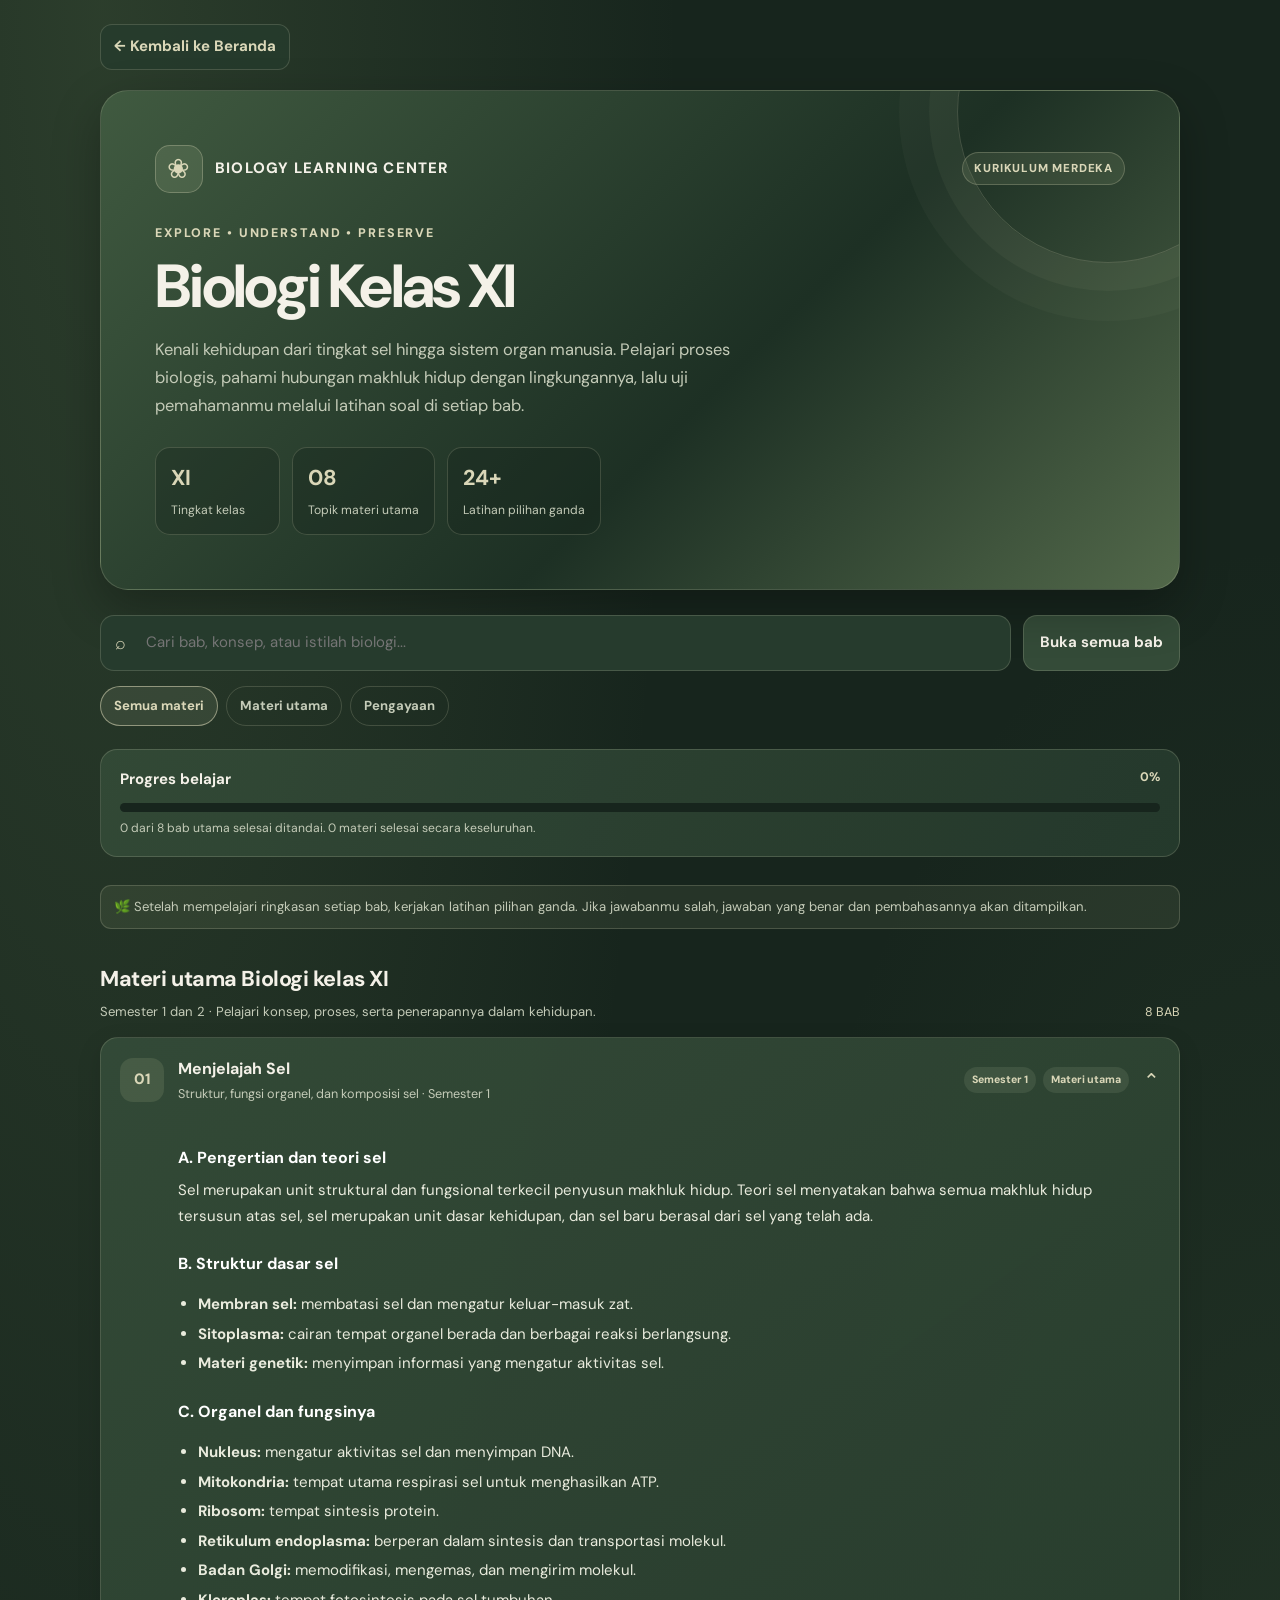
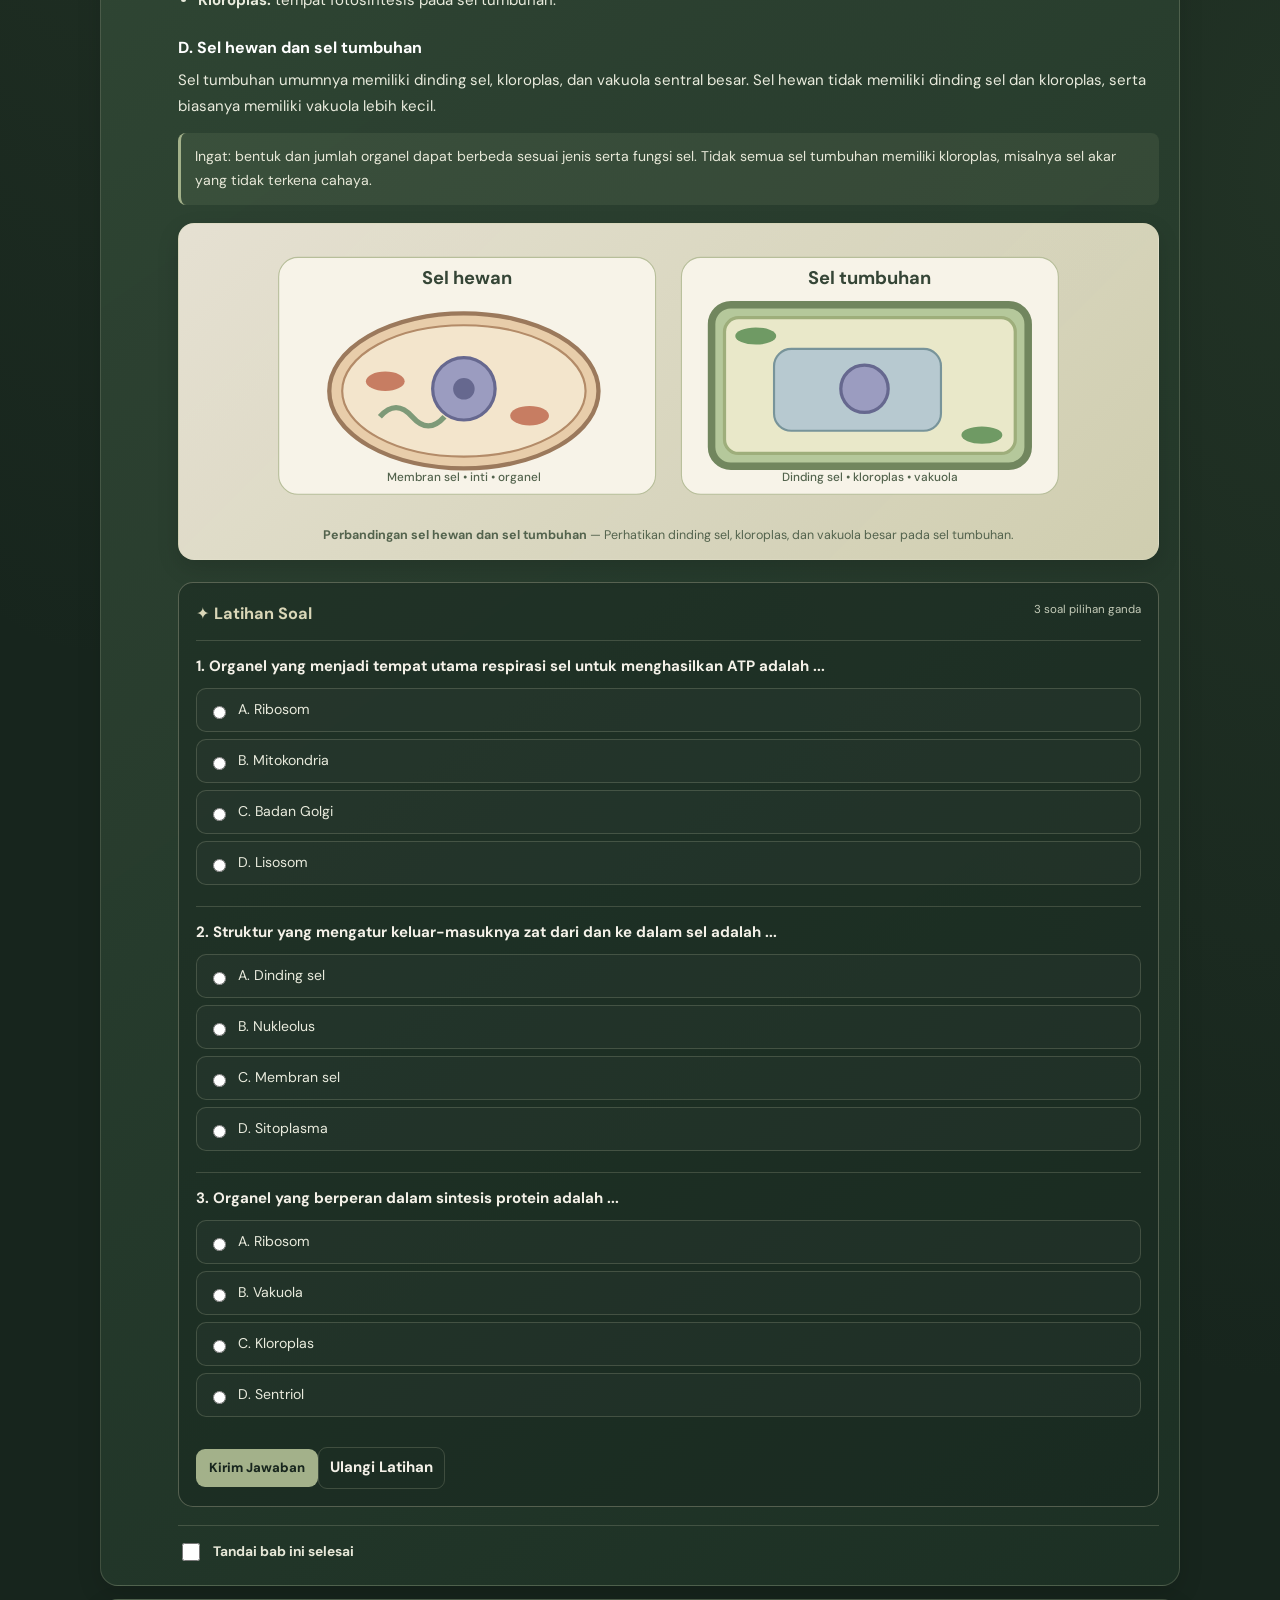
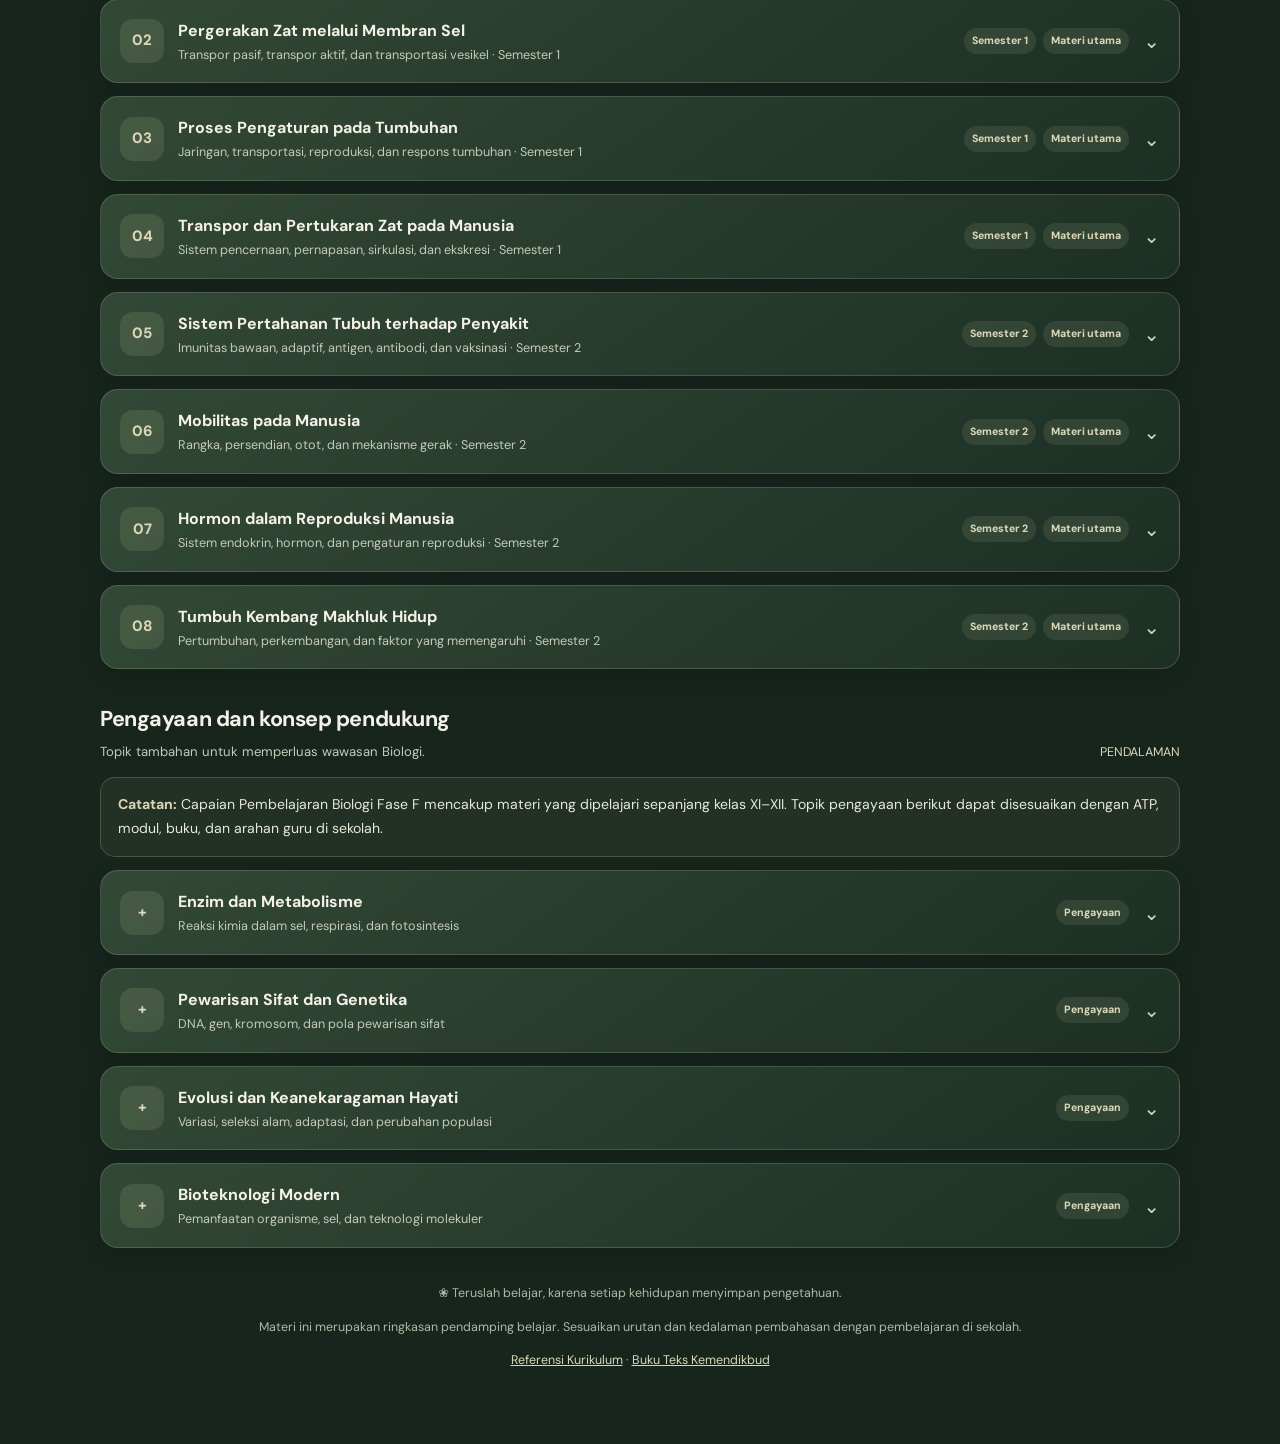
<file: biologi-kelas-xi.html>
<!DOCTYPE html>
<html lang="id">
<head>
<meta charset="UTF-8">
<meta name="viewport" content="width=device-width, initial-scale=1">
<meta name="theme-color" content="#17251D">
<meta name="description" content="Materi Biologi Kelas XI: ringkasan konsep, struktur, proses kehidupan, dan latihan soal.">
<title>Biologi Kelas XI | Biology Learning Center</title>
<link rel="preconnect" href="https://fonts.googleapis.com">
<link rel="preconnect" href="https://fonts.gstatic.com" crossorigin>
<link href="https://fonts.googleapis.com/css2?family=DM+Sans:wght@400;500;600;700;800&family=Kalam:wght@300;400;700&display=swap" rel="stylesheet">
<style>
:root{
 --bg:#17251D;--bg2:#1D3024;--panel:#263B2D;--panel2:#344B38;--panel3:#405A40;
 --green:#A3B18A;--green2:#DAD7B8;--ink:#F4F1E8;--muted:#C4CBB8;
 --line:rgba(218,215,184,.19);--paper:#E9E4D5;--paper-ink:#354536;--mint:#DAD7B8;
 --shadow:0 18px 48px rgba(0,0,0,.28)
}
*{box-sizing:border-box}html{scroll-behavior:smooth}body{margin:0;min-height:100vh;color:var(--ink);font:400 15px/1.7 "DM Sans",system-ui,sans-serif;background:radial-gradient(ellipse at 8% 0%,rgba(110,139,91,.24),transparent 36rem),radial-gradient(ellipse at 100% 38%,rgba(76,105,70,.2),transparent 34rem),var(--bg)}
a{color:inherit}button,input{font:inherit}button{cursor:pointer}.container{width:min(1120px,100%);margin:auto;padding:24px 20px 60px}
.back{display:inline-flex;align-items:center;gap:9px;text-decoration:none;color:var(--green2);font-weight:700;margin:0 0 20px;padding:9px 13px;border:1px solid var(--line);border-radius:12px;background:rgba(38,59,45,.78)}.back:hover{background:var(--panel2);border-color:rgba(163,177,138,.55)}
.hero{position:relative;overflow:hidden;padding:clamp(25px,5vw,54px);border:1px solid var(--line);border-radius:28px;background:linear-gradient(135deg,#405A40 0%,#1D3024 58%,#52684A 100%);box-shadow:var(--shadow)}.hero:after{content:"";position:absolute;width:300px;height:300px;border:1px solid rgba(218,215,184,.2);border-radius:50%;right:-80px;top:-130px;box-shadow:0 0 0 28px rgba(218,215,184,.045),0 0 0 58px rgba(218,215,184,.03)}
.hero-top{display:flex;align-items:center;justify-content:space-between;gap:15px;position:relative;z-index:1}.brand{display:flex;align-items:center;gap:12px;font-weight:800;letter-spacing:.08em}.atom{width:48px;height:48px;display:grid;place-items:center;border-radius:15px;background:rgba(163,177,138,.18);color:var(--green2);font-size:27px;border:1px solid rgba(218,215,184,.3)}.pill{display:inline-flex;align-items:center;gap:7px;padding:6px 11px;border-radius:999px;color:var(--green2);background:rgba(163,177,138,.14);border:1px solid rgba(218,215,184,.25);font-size:.72rem;font-weight:800;letter-spacing:.07em}.hero-copy{max-width:720px;position:relative;z-index:1;padding-top:30px}.eyebrow{color:var(--green2);font-size:.78rem;font-weight:800;letter-spacing:.15em;text-transform:uppercase}h1{font-size:clamp(2.1rem,5vw,3.8rem);line-height:1.12;letter-spacing:-.045em;margin:9px 0 15px}.hero-copy p{color:var(--muted);max-width:620px;margin:0;font-size:1.03rem}.stats{display:flex;gap:12px;flex-wrap:wrap;margin-top:27px;position:relative;z-index:1}.stat{min-width:125px;padding:12px 15px;border:1px solid var(--line);border-radius:15px;background:rgba(23,37,29,.34)}.stat b{display:block;color:var(--green2);font-size:1.35rem}.stat span{font-size:.76rem;color:var(--muted)}
.toolbar{display:grid;grid-template-columns:1fr auto;gap:12px;margin:25px 0 15px}.search-wrap{position:relative}.search-wrap span{position:absolute;left:15px;top:50%;transform:translateY(-50%);color:var(--green2);font-size:18px}.search{width:100%;padding:14px 16px 14px 45px;border-radius:14px;outline:none;border:1px solid var(--line);background:var(--panel);color:var(--ink)}.search:focus{border-color:var(--green);box-shadow:0 0 0 3px rgba(163,177,138,.14)}.action-btn{border:1px solid var(--line);background:var(--panel2);color:var(--ink);border-radius:14px;padding:0 16px;font-weight:700}.action-btn:hover{border-color:var(--green);color:var(--green2)}.filters{display:flex;gap:8px;flex-wrap:wrap;margin:0 0 23px}.filter{border:1px solid var(--line);border-radius:999px;background:transparent;color:var(--muted);padding:8px 13px;font-size:.82rem;font-weight:700}.filter.active,.filter:hover{background:rgba(163,177,138,.15);border-color:rgba(218,215,184,.55);color:var(--green2)}
.progress{padding:17px 19px;border:1px solid var(--line);border-radius:17px;background:linear-gradient(120deg,rgba(52,75,56,.9),rgba(38,59,45,.9));margin-bottom:28px}.progress-head{display:flex;justify-content:space-between;gap:12px;font-weight:700}.progress-head small{color:var(--green2)}.track{height:9px;background:#17251D;border-radius:99px;overflow:hidden;margin:11px 0 6px}.fill{height:100%;width:0;background:linear-gradient(90deg,#71865E,var(--green2));border-radius:99px;transition:width .35s}.progress-note{font-size:.76rem;color:var(--muted)}.section-heading{display:flex;align-items:end;justify-content:space-between;gap:15px;margin:32px 0 14px}.section-heading h2{font-size:1.35rem;margin:0;letter-spacing:-.02em}.section-heading p{color:var(--muted);font-size:.82rem;margin:3px 0 0}.count{font-size:.78rem;color:var(--green2);white-space:nowrap}.chapter-list{display:grid;gap:13px}.chapter{overflow:hidden;border:1px solid var(--line);border-radius:18px;background:linear-gradient(145deg,rgba(52,75,56,.95),rgba(29,48,36,.97));box-shadow:0 8px 25px rgba(0,0,0,.13)}.chapter[hidden]{display:none}.chapter summary{display:flex;align-items:center;gap:14px;padding:17px 19px;cursor:pointer;list-style:none}.chapter summary::-webkit-details-marker{display:none}.chapter summary:hover{background:rgba(163,177,138,.07)}.number{width:44px;height:44px;flex:none;display:grid;place-items:center;border-radius:13px;color:var(--green2);background:rgba(163,177,138,.17);font-weight:800}.chapter-title{flex:1;min-width:0}.chapter-title b{display:block;font-size:1rem}.chapter-title small{display:block;color:var(--muted);font-size:.79rem}.chapter-meta{display:flex;gap:7px;align-items:center;flex-wrap:wrap}.tag{font-size:.66rem;font-weight:800;color:var(--green2);padding:4px 8px;border-radius:99px;background:rgba(163,177,138,.15)}.chevron{color:var(--green2);font-size:20px;transition:transform .2s}.chapter[open] .chevron{transform:rotate(180deg)}.content{padding:2px 20px 21px 77px;color:#E9EBDD}.content h3{font-size:1rem;color:#fff;margin:21px 0 6px}.content p{margin:7px 0}.content ul{padding-left:20px}.content li{margin:4px 0}.note{margin:14px 0;padding:12px 14px;border-left:3px solid var(--green);border-radius:8px;background:rgba(163,177,138,.11);color:#E7E8D8;font-size:.88rem}.formula-card{position:relative;margin:13px 0;padding:14px 17px 12px;border-radius:12px;color:var(--paper-ink);background:repeating-linear-gradient(to bottom,transparent 0,transparent 30px,rgba(92,112,79,.13) 31px),var(--paper);border:1px solid rgba(233,228,213,.9);box-shadow:0 5px 13px rgba(0,0,0,.14)}.formula-label{display:block;color:#71816A;font:700 .65rem "DM Sans",sans-serif;letter-spacing:.1em;text-transform:uppercase;margin-bottom:4px}.formula{font:400 clamp(1.12rem,2.5vw,1.45rem)/1.65 "Kalam","Comic Sans MS",cursive;color:#354536;overflow-x:auto;padding:1px 0}.formula-explain{font-size:.8rem;color:#756F5F;margin-top:4px}.complete{display:flex;align-items:center;gap:10px;margin-top:18px;padding-top:14px;border-top:1px solid var(--line);font-weight:700;font-size:.86rem;color:#E7E8D8}.complete input{width:18px;height:18px;accent-color:var(--green)}.empty{display:none;text-align:center;padding:35px;color:var(--muted);border:1px dashed var(--line);border-radius:16px}.extra-intro{padding:15px 17px;border:1px solid rgba(218,215,184,.22);border-radius:15px;background:rgba(163,177,138,.08);color:#E7E8D8;font-size:.88rem;margin-bottom:13px}.extra-intro b{color:var(--mint)}.footer{text-align:center;color:#AEB8A4;font-size:.78rem;margin-top:35px}.footer a{color:var(--green2)}
@media(max-width:680px){.container{padding:15px 13px 42px}.hero{border-radius:21px;padding:23px 19px}.hero-top{align-items:flex-start}.hero-top .pill{font-size:.61rem}.toolbar{grid-template-columns:1fr}.action-btn{padding:11px}.chapter summary{padding:14px 13px;gap:10px}.number{width:38px;height:38px}.chapter-meta{display:none}.content{padding:0 14px 18px}.section-heading{align-items:start}}@media(prefers-reduced-motion:reduce){*,*::before,*::after{scroll-behavior:auto!important;animation:none!important;transition:none!important}}
.quiz-hint{margin:0 0 14px;padding:10px 13px;border-radius:11px;background:rgba(163,177,138,.11);border:1px solid rgba(218,215,184,.2);color:var(--muted);font-size:.82rem}.quiz{margin:22px 0 16px;padding:17px;border:1px solid rgba(218,215,184,.3);border-radius:15px;background:rgba(23,37,29,.42)}.quiz-heading{display:flex;justify-content:space-between;gap:10px;flex-wrap:wrap;margin-bottom:12px}.quiz-heading h3{margin:0;color:var(--green2);font-size:1.02rem}.quiz-heading span{font-size:.72rem;color:var(--muted)}.quiz-question{padding:13px 0;border-top:1px solid var(--line)}.quiz-question p{margin:0 0 9px;color:var(--ink);font-weight:700}.quiz-options{display:grid;gap:7px}.quiz-option{display:flex;gap:9px;padding:9px 11px;border:1px solid var(--line);border-radius:10px;background:rgba(255,255,255,.025);cursor:pointer;color:#E9EBDD;font-size:.88rem}.quiz-option input{margin-top:5px;accent-color:var(--green)}.quiz-check{margin-top:10px;border:0;border-radius:9px;padding:8px 13px;background:var(--green);color:#17251D;font-weight:800;font-size:.82rem}.quiz-check:disabled{opacity:.55;cursor:default}.quiz-feedback{margin-top:8px;font-size:.82rem;color:var(--green2)}.quiz-feedback.wrong{color:#F0C99A}.quiz-result{margin-top:13px;padding:12px;border-radius:10px;background:rgba(163,177,138,.13);color:var(--green2);font-weight:700}.quiz-reset{margin-top:9px;border:1px solid var(--line);border-radius:9px;padding:7px 11px;background:transparent;color:var(--ink);font-weight:700}

/* Visual ilustrasi materi Biologi */
.bio-visual{margin:18px 0 20px;padding:14px;border:1px solid rgba(218,215,184,.24);border-radius:16px;background:linear-gradient(135deg,rgba(233,228,213,.98),rgba(218,215,184,.94));color:#354536;box-shadow:0 8px 22px rgba(0,0,0,.13)}
.bio-visual svg{display:block;width:100%;height:auto;max-height:280px}
.bio-visual figcaption{margin-top:8px;color:#53634D;font-size:.78rem;line-height:1.5;text-align:center}
.bio-visual .svg-title{font:700 17px 'DM Sans',sans-serif;fill:#354536}
.bio-visual .svg-label{font:600 13px 'DM Sans',sans-serif;fill:#354536}
.bio-visual .svg-small{font:500 11px 'DM Sans',sans-serif;fill:#53634D}
.bio-visual .svg-line{stroke:#53634D;stroke-width:2;fill:none;stroke-linecap:round;stroke-linejoin:round}
@media(max-width:520px){.bio-visual{padding:8px;margin:14px 0}.bio-visual figcaption{font-size:.72rem}}
</style>
</head>
<body>
<main class="container">
 <a class="back" href="../index.html">← Kembali ke Beranda</a>
 <header class="hero">
  <div class="hero-top"><div class="brand"><span class="atom">❀</span><span>BIOLOGY LEARNING CENTER</span></div><span class="pill">KURIKULUM MERDEKA</span></div>
  <div class="hero-copy"><div class="eyebrow">EXPLORE • UNDERSTAND • PRESERVE</div><h1>Biologi Kelas XI</h1><p>Kenali kehidupan dari tingkat sel hingga sistem organ manusia. Pelajari proses biologis, pahami hubungan makhluk hidup dengan lingkungannya, lalu uji pemahamanmu melalui latihan soal di setiap bab.</p></div>
  <div class="stats"><div class="stat"><b>XI</b><span>Tingkat kelas</span></div><div class="stat"><b>08</b><span>Topik materi utama</span></div><div class="stat"><b>24+</b><span>Latihan pilihan ganda</span></div></div>
 </header>
 <section class="toolbar" aria-label="Pencarian materi"><label class="search-wrap"><span>⌕</span><input id="search" class="search" type="search" placeholder="Cari bab, konsep, atau istilah biologi..." autocomplete="off"></label><button class="action-btn" id="toggleAll" type="button">Buka semua bab</button></section>
 <nav class="filters" aria-label="Filter materi"><button class="filter active" data-filter="all" type="button">Semua materi</button><button class="filter" data-filter="utama" type="button">Materi utama</button><button class="filter" data-filter="pengayaan" type="button">Pengayaan</button></nav>
 <section class="progress" aria-label="Progres belajar"><div class="progress-head"><span>Progres belajar</span><small id="percent">0%</small></div><div class="track"><div class="fill" id="bar"></div></div><div class="progress-note" id="progressText">0 dari 8 bab utama selesai ditandai.</div></section>
 <p class="quiz-hint">🌿 Setelah mempelajari ringkasan setiap bab, kerjakan latihan pilihan ganda. Jika jawabanmu salah, jawaban yang benar dan pembahasannya akan ditampilkan.</p>
 <div class="section-heading"><div><h2>Materi utama Biologi kelas XI</h2><p>Semester 1 dan 2 · Pelajari konsep, proses, serta penerapannya dalam kehidupan.</p></div><span class="count" id="mainCount">8 BAB</span></div>
 <section class="chapter-list" id="mainChapters">
  <details class="chapter" open data-kind="utama" data-search="menjelajah sel teori sel membran inti sitoplasma organel mitokondria ribosom kloroplas">
   <summary><span class="number">01</span><span class="chapter-title"><b>Menjelajah Sel</b><small>Struktur, fungsi organel, dan komposisi sel · Semester 1</small></span><span class="chapter-meta"><span class="tag">Semester 1</span><span class="tag">Materi utama</span></span><span class="chevron">⌄</span></summary>
   <div class="content"><h3>A. Pengertian dan teori sel</h3><p>Sel merupakan unit struktural dan fungsional terkecil penyusun makhluk hidup. Teori sel menyatakan bahwa semua makhluk hidup tersusun atas sel, sel merupakan unit dasar kehidupan, dan sel baru berasal dari sel yang telah ada.</p><h3>B. Struktur dasar sel</h3><ul><li><b>Membran sel:</b> membatasi sel dan mengatur keluar-masuk zat.</li><li><b>Sitoplasma:</b> cairan tempat organel berada dan berbagai reaksi berlangsung.</li><li><b>Materi genetik:</b> menyimpan informasi yang mengatur aktivitas sel.</li></ul><h3>C. Organel dan fungsinya</h3><ul><li><b>Nukleus:</b> mengatur aktivitas sel dan menyimpan DNA.</li><li><b>Mitokondria:</b> tempat utama respirasi sel untuk menghasilkan ATP.</li><li><b>Ribosom:</b> tempat sintesis protein.</li><li><b>Retikulum endoplasma:</b> berperan dalam sintesis dan transportasi molekul.</li><li><b>Badan Golgi:</b> memodifikasi, mengemas, dan mengirim molekul.</li><li><b>Kloroplas:</b> tempat fotosintesis pada sel tumbuhan.</li></ul><h3>D. Sel hewan dan sel tumbuhan</h3><p>Sel tumbuhan umumnya memiliki dinding sel, kloroplas, dan vakuola sentral besar. Sel hewan tidak memiliki dinding sel dan kloroplas, serta biasanya memiliki vakuola lebih kecil.</p><div class="note">Ingat: bentuk dan jumlah organel dapat berbeda sesuai jenis serta fungsi sel. Tidak semua sel tumbuhan memiliki kloroplas, misalnya sel akar yang tidak terkena cahaya.</div><figure class="bio-visual" role="img" aria-label="Perbandingan sel hewan dan sel tumbuhan"><svg viewBox="0 0 760 260" xmlns="http://www.w3.org/2000/svg" aria-hidden="true"><rect x="18" y="18" width="350" height="220" rx="18" fill="#F7F3E8" stroke="#B7BE9A"/><rect x="392" y="18" width="350" height="220" rx="18" fill="#F7F3E8" stroke="#B7BE9A"/><text x="193" y="43" text-anchor="middle" class="svg-title">Sel hewan</text><text x="567" y="43" text-anchor="middle" class="svg-title">Sel tumbuhan</text><ellipse cx="190" cy="142" rx="125" ry="72" fill="#E8CDAA" stroke="#9B795C" stroke-width="4"/><ellipse cx="190" cy="142" rx="113" ry="61" fill="#F3E5CC" stroke="#B38B68" stroke-width="2"/><circle cx="190" cy="140" r="29" fill="#9B9CC0" stroke="#66688F" stroke-width="3"/><circle cx="190" cy="140" r="10" fill="#66688F"/><ellipse cx="117" cy="133" rx="18" ry="9" fill="#C77D62"/><ellipse cx="251" cy="165" rx="18" ry="9" fill="#C77D62"/><path d="M112 166q15-17 30 0t30 0" stroke="#7E9A78" stroke-width="5" fill="none"/><rect x="420" y="62" width="294" height="150" rx="18" fill="#B5C89B" stroke="#71865E" stroke-width="7"/><rect x="432" y="74" width="270" height="126" rx="13" fill="#E9E8C9" stroke="#9EAE7B" stroke-width="3"/><rect x="478" y="103" width="155" height="76" rx="16" fill="#B7C9D0" stroke="#78949A" stroke-width="2"/><circle cx="562" cy="140" r="22" fill="#9B9CC0" stroke="#66688F" stroke-width="3"/><ellipse cx="461" cy="91" rx="19" ry="8" fill="#6F9A64"/><ellipse cx="671" cy="183" rx="19" ry="8" fill="#6F9A64"/><text x="190" y="226" text-anchor="middle" class="svg-small">Membran sel • inti • organel</text><text x="567" y="226" text-anchor="middle" class="svg-small">Dinding sel • kloroplas • vakuola</text></svg><figcaption><b>Perbandingan sel hewan dan sel tumbuhan</b> — Perhatikan dinding sel, kloroplas, dan vakuola besar pada sel tumbuhan.</figcaption></figure><section class="quiz" data-quiz="bio-sel"></section><label class="complete"><input class="done" type="checkbox" data-id="bio-sel"> Tandai bab ini selesai</label></div>
  </details>
  <details class="chapter" data-kind="utama" data-search="pergerakan zat membran sel transpor pasif aktif difusi osmosis pompa protein endositosis eksositosis">
   <summary><span class="number">02</span><span class="chapter-title"><b>Pergerakan Zat melalui Membran Sel</b><small>Transpor pasif, transpor aktif, dan transportasi vesikel · Semester 1</small></span><span class="chapter-meta"><span class="tag">Semester 1</span><span class="tag">Materi utama</span></span><span class="chevron">⌄</span></summary>
   <div class="content"><h3>A. Membran sel</h3><p>Membran sel tersusun terutama atas dua lapis fosfolipid dan protein. Sifat selektif permeabel memungkinkan membran mengatur zat yang dapat melewatinya.</p><h3>B. Transpor pasif</h3><p>Transpor pasif tidak memerlukan energi ATP karena zat bergerak mengikuti gradien konsentrasi.</p><ul><li><b>Difusi:</b> perpindahan partikel dari konsentrasi tinggi ke rendah.</li><li><b>Osmosis:</b> perpindahan air melalui membran selektif permeabel.</li><li><b>Difusi terfasilitasi:</b> perpindahan zat dengan bantuan protein membran.</li></ul><h3>C. Transpor aktif</h3><p>Transpor aktif memerlukan energi untuk memindahkan zat melawan gradien konsentrasi, misalnya melalui pompa ion.</p><h3>D. Endositosis dan eksositosis</h3><p>Endositosis memasukkan bahan ke dalam sel menggunakan vesikel, sedangkan eksositosis mengeluarkan bahan dari sel melalui peleburan vesikel dengan membran.</p><div class="note">Contoh osmosis: air dapat bergerak melewati membran sel akar sehingga membantu tumbuhan menyerap air dari tanah.</div><figure class="bio-visual" role="img" aria-label="Difusi dan osmosis"><svg viewBox="0 0 760 260" xmlns="http://www.w3.org/2000/svg" aria-hidden="true"><text x="380" y="30" text-anchor="middle" class="svg-title">Membran selektif permeabel</text><rect x="28" y="54" width="704" height="158" rx="18" fill="#F8F4E9" stroke="#C6C4A7"/><rect x="344" y="65" width="72" height="136" rx="12" fill="#D9CBA8" opacity=".8"/><g fill="#71865E"><circle cx="75" cy="92" r="7"/><circle cx="108" cy="123" r="7"/><circle cx="145" cy="83" r="7"/><circle cx="176" cy="151" r="7"/><circle cx="220" cy="106" r="7"/><circle cx="260" cy="170" r="7"/><circle cx="295" cy="112" r="7"/><circle cx="82" cy="180" r="7"/><circle cx="125" cy="158" r="7"/><circle cx="190" cy="82" r="7"/><circle cx="240" cy="132" r="7"/><circle cx="285" cy="82" r="7"/></g><g fill="#C77D62"><circle cx="475" cy="95" r="7"/><circle cx="540" cy="165" r="7"/><circle cx="650" cy="130" r="7"/></g><path d="M285 130H330m-9-8 9 8-9 8M435 130h62m-9-8 9 8-9 8" class="svg-line"/><path d="M380 45v-10m-8 8 8-8 8 8" class="svg-line"/><text x="175" y="232" text-anchor="middle" class="svg-label">Konsentrasi tinggi</text><text x="575" y="232" text-anchor="middle" class="svg-label">Konsentrasi rendah</text><text x="380" y="252" text-anchor="middle" class="svg-small">Arah perpindahan partikel</text></svg><figcaption><b>Difusi dan osmosis</b> — Partikel bergerak mengikuti gradien konsentrasi; air dapat melewati membran selektif.</figcaption></figure><section class="quiz" data-quiz="bio-membran"></section><label class="complete"><input class="done" type="checkbox" data-id="bio-membran"> Tandai bab ini selesai</label></div>
  </details>
  <details class="chapter" data-kind="utama" data-search="proses pengaturan tumbuhan jaringan organ akar batang daun xilem floem transpirasi fotosintesis hormon tropisme">
   <summary><span class="number">03</span><span class="chapter-title"><b>Proses Pengaturan pada Tumbuhan</b><small>Jaringan, transportasi, reproduksi, dan respons tumbuhan · Semester 1</small></span><span class="chapter-meta"><span class="tag">Semester 1</span><span class="tag">Materi utama</span></span><span class="chevron">⌄</span></summary>
   <div class="content"><h3>A. Jaringan dan organ tumbuhan</h3><p>Jaringan tumbuhan meliputi jaringan meristem yang aktif membelah serta jaringan dewasa seperti epidermis, parenkim, penyokong, xilem, dan floem. Akar, batang, dan daun bekerja sebagai organ yang saling mendukung.</p><h3>B. Transportasi pada tumbuhan</h3><ul><li><b>Xilem:</b> mengangkut air dan mineral terutama dari akar menuju bagian atas tumbuhan.</li><li><b>Floem:</b> mengangkut hasil fotosintesis dari organ sumber ke organ yang membutuhkan atau menyimpan hasil fotosintesis.</li><li><b>Transpirasi:</b> penguapan air, terutama melalui stomata, yang membantu tarikan air dalam xilem.</li></ul><h3>C. Reproduksi tumbuhan</h3><p>Tumbuhan dapat bereproduksi secara vegetatif maupun generatif. Pada tumbuhan berbunga, penyerbukan diikuti pembuahan yang menghasilkan biji.</p><h3>D. Iritabilitas dan hormon tumbuhan</h3><p>Tumbuhan merespons rangsangan melalui gerak tropisme dan nasti. Auksin berperan dalam pemanjangan sel, giberelin dalam pertumbuhan, sitokinin dalam pembelahan sel, etilen dalam pematangan buah, dan asam absisat antara lain dalam respons stres.</p><div class="note">Fototropisme positif adalah pertumbuhan bagian tumbuhan menuju arah datangnya cahaya.</div><figure class="bio-visual" role="img" aria-label="Transportasi pada tumbuhan"><svg viewBox="0 0 760 260" xmlns="http://www.w3.org/2000/svg" aria-hidden="true"><path d="M370 210V83" stroke="#71865E" stroke-width="17" stroke-linecap="round"/><path d="M370 112Q300 85 270 56Q300 48 340 72Q350 88 370 112M372 145Q438 110 488 82Q485 121 420 151Z" fill="#8DA477" stroke="#536F4A" stroke-width="3"/><path d="M370 207Q340 226 322 242M370 207Q390 226 414 242M370 207V246" stroke="#A47A56" stroke-width="6" fill="none" stroke-linecap="round"/><path d="M360 196V83m20 113V83" stroke="#6C9BB0" stroke-width="5" stroke-linecap="round"/><path d="M386 83V191" stroke="#C77D62" stroke-width="4" stroke-dasharray="7 6"/><path d="M351 100l9-12 9 12M371 100l9-12 9 12" fill="none" stroke="#6C9BB0" stroke-width="3"/><text x="90" y="82" class="svg-title">Daun</text><text x="90" y="104" class="svg-small">Fotosintesis</text><path d="M145 94H255L285 77" class="svg-line"/><text x="505" y="92" class="svg-label">Floem</text><text x="505" y="111" class="svg-small">Hasil fotosintesis</text><path d="M490 102H430L395 120" class="svg-line"/><text x="75" y="188" class="svg-label">Xilem</text><text x="75" y="207" class="svg-small">Air + mineral ke daun</text><path d="M170 190H300L350 174" class="svg-line"/><text x="370" y="258" text-anchor="middle" class="svg-small">Akar menyerap air dari tanah</text></svg><figcaption><b>Transportasi pada tumbuhan</b> — Xilem membawa air dan mineral ke atas, sedangkan floem menyalurkan hasil fotosintesis.</figcaption></figure><section class="quiz" data-quiz="bio-tumbuhan"></section><label class="complete"><input class="done" type="checkbox" data-id="bio-tumbuhan"> Tandai bab ini selesai</label></div>
  </details>
  <details class="chapter" data-kind="utama" data-search="transpor pertukaran zat manusia sistem pernapasan pencernaan peredaran darah ekskresi alveolus nefron">
   <summary><span class="number">04</span><span class="chapter-title"><b>Transpor dan Pertukaran Zat pada Manusia</b><small>Sistem pencernaan, pernapasan, sirkulasi, dan ekskresi · Semester 1</small></span><span class="chapter-meta"><span class="tag">Semester 1</span><span class="tag">Materi utama</span></span><span class="chevron">⌄</span></summary>
   <div class="content"><h3>A. Sistem pencernaan</h3><p>Sistem pencernaan memecah makanan menjadi molekul sederhana yang dapat diserap. Pencernaan berlangsung secara mekanis dan kimiawi. Sebagian besar penyerapan zat makanan terjadi di usus halus melalui jonjot usus.</p><h3>B. Sistem pernapasan</h3><p>Udara melewati saluran pernapasan menuju alveolus. Di alveolus terjadi pertukaran oksigen dan karbon dioksida melalui difusi antara udara dan kapiler darah.</p><h3>C. Sistem peredaran darah</h3><p>Jantung memompa darah melalui pembuluh arteri, vena, dan kapiler. Peredaran darah manusia bersifat tertutup, ganda, dan lengkap. Darah mengangkut gas, nutrisi, hormon, serta sisa metabolisme.</p><h3>D. Sistem ekskresi</h3><p>Ginjal menyaring darah dan membentuk urine melalui filtrasi, reabsorpsi, dan sekresi/augmentasi. Paru-paru, kulit, dan hati juga berperan dalam pengeluaran atau pengolahan zat sisa.</p><div class="note">Alveolus memiliki dinding tipis dan dikelilingi kapiler sehingga pertukaran gas berlangsung efisien.</div><figure class="bio-visual" role="img" aria-label="Sistem organ manusia"><svg viewBox="0 0 760 260" xmlns="http://www.w3.org/2000/svg" aria-hidden="true"><circle cx="380" cy="47" r="25" fill="#D9B99A" stroke="#8B7059" stroke-width="2"/><path d="M342 80Q380 65 418 80L440 153 420 174 410 235H390L380 175 370 235H350L340 174 320 153Z" fill="#D9CBA8" stroke="#8B7059" stroke-width="3"/><path d="M366 91Q345 105 359 132Q371 144 376 125M394 91Q415 105 401 132Q389 144 384 125" fill="#A9C5C0" stroke="#638C84" stroke-width="3"/><path d="M380 90V130" stroke="#C77D62" stroke-width="5"/><path d="M380 133q-28 0-20 18q20 14 40 0q8-18-20-18" fill="#B96D55" stroke="#874C3C" stroke-width="2"/><path d="M360 158q20 15 40 0v18q-20 15-40 0Z" fill="#8DA477" stroke="#536F4A" stroke-width="2"/><path d="M430 108H535" class="svg-line"/><text x="545" y="103" class="svg-label">Paru-paru</text><text x="545" y="122" class="svg-small">Pertukaran gas</text><path d="M420 151H535" class="svg-line"/><text x="545" y="147" class="svg-label">Jantung</text><text x="545" y="166" class="svg-small">Memompa darah</text><path d="M420 184H535" class="svg-line"/><text x="545" y="181" class="svg-label">Organ pencernaan</text><text x="545" y="200" class="svg-small">Mengolah makanan</text><path d="M330 184H225" class="svg-line"/><text x="65" y="180" class="svg-label">Ginjal</text><text x="65" y="199" class="svg-small">Menyaring darah</text></svg><figcaption><b>Sistem organ manusia</b> — Organ bekerja sama dalam pencernaan, pernapasan, peredaran darah, dan ekskresi.</figcaption></figure><section class="quiz" data-quiz="bio-transpor"></section><label class="complete"><input class="done" type="checkbox" data-id="bio-transpor"> Tandai bab ini selesai</label></div>
  </details>
  <details class="chapter" data-kind="utama" data-search="sistem pertahanan tubuh imunitas antigen antibodi leukosit fagositosis limfosit vaksinasi kekebalan">
   <summary><span class="number">05</span><span class="chapter-title"><b>Sistem Pertahanan Tubuh terhadap Penyakit</b><small>Imunitas bawaan, adaptif, antigen, antibodi, dan vaksinasi · Semester 2</small></span><span class="chapter-meta"><span class="tag">Semester 2</span><span class="tag">Materi utama</span></span><span class="chevron">⌄</span></summary>
   <div class="content"><h3>A. Pertahanan tubuh bawaan</h3><p>Pertahanan bawaan bekerja cepat dan tidak spesifik. Contohnya kulit, membran mukosa, air mata, asam lambung, peradangan, dan fagositosis oleh sel tertentu.</p><h3>B. Pertahanan tubuh adaptif</h3><p>Pertahanan adaptif mengenali antigen tertentu dan dapat membentuk memori imunologis. Limfosit B dapat menghasilkan antibodi, sedangkan limfosit T berperan dalam respons imun seluler.</p><h3>C. Antigen dan antibodi</h3><p>Antigen adalah molekul yang dikenali sistem imun dan dapat memicu respons imun. Antibodi merupakan protein yang diproduksi sel plasma dari limfosit B untuk berikatan secara spesifik dengan antigen.</p><h3>D. Vaksinasi dan kekebalan</h3><p>Vaksin melatih sistem kekebalan mengenali antigen sehingga tubuh dapat membangun respons dan memori imunologis. Kekebalan aktif terbentuk ketika tubuh menghasilkan respons sendiri, sedangkan kekebalan pasif diperoleh dari antibodi yang sudah terbentuk.</p><div class="note">Vaksinasi merupakan salah satu upaya pencegahan penyakit. Jenis dan jadwal vaksin mengikuti rekomendasi tenaga kesehatan.</div><figure class="bio-visual" role="img" aria-label="Pertahanan sistem imun"><svg viewBox="0 0 760 260" xmlns="http://www.w3.org/2000/svg" aria-hidden="true"><circle cx="210" cy="132" r="67" fill="#D9E2C8" stroke="#71865E" stroke-width="4"/><path d="M178 112q-18-25 4-36q25-8 34 15q25-15 37 7q11 22-13 35q7 28-19 35q-27 5-34-20q-25 2-27-20Z" fill="#9B9CC0" stroke="#66688F" stroke-width="3"/><g stroke="#C77D62" stroke-width="5" fill="none" stroke-linecap="round"><path d="M430 75v28m0-12-13-13m13 13 13-13M495 140v28m0-12-13-13m13 13 13-13M430 190v24m0-10-12-12m12 12 12-12"/></g><g fill="#C77D62"><circle cx="590" cy="100" r="17"/><circle cx="645" cy="158" r="13"/><circle cx="560" cy="193" r="11"/></g><g stroke="#8B604A" stroke-width="3"><path d="M580 85l20 30m-20 0 20-30M635 148l20 20m-20 0 20-20"/></g><path d="M285 130H385m-12-10 12 10-12 10" class="svg-line"/><text x="210" y="225" text-anchor="middle" class="svg-label">Sel darah putih</text><text x="590" y="225" text-anchor="middle" class="svg-label">Antigen / mikroorganisme</text><text x="380" y="54" text-anchor="middle" class="svg-small">Antibodi mengenali antigen</text></svg><figcaption><b>Pertahanan sistem imun</b> — Sel darah putih mengenali benda asing; antibodi berikatan dengan antigen secara spesifik.</figcaption></figure><section class="quiz" data-quiz="bio-imunitas"></section><label class="complete"><input class="done" type="checkbox" data-id="bio-imunitas"> Tandai bab ini selesai</label></div>
  </details>
  <details class="chapter" data-kind="utama" data-search="mobilitas manusia sistem gerak rangka tulang sendi otot kontraksi antagonis osteoporosis">
   <summary><span class="number">06</span><span class="chapter-title"><b>Mobilitas pada Manusia</b><small>Rangka, persendian, otot, dan mekanisme gerak · Semester 2</small></span><span class="chapter-meta"><span class="tag">Semester 2</span><span class="tag">Materi utama</span></span><span class="chevron">⌄</span></summary>
   <div class="content"><h3>A. Fungsi sistem gerak</h3><p>Sistem gerak terdiri atas tulang sebagai alat gerak pasif, otot sebagai alat gerak aktif, dan sendi yang menghubungkan tulang. Sistem ini membantu menopang tubuh, melindungi organ, dan memungkinkan gerakan.</p><h3>B. Rangka manusia</h3><p>Rangka aksial meliputi tengkorak, tulang belakang, tulang rusuk, dan tulang dada. Rangka apendikular meliputi gelang bahu, anggota gerak atas, gelang panggul, dan anggota gerak bawah.</p><h3>C. Persendian</h3><p>Sendi dapat dikelompokkan berdasarkan kemampuan geraknya: sinartrosis (tidak bergerak), amfiartrosis (sedikit bergerak), dan diartrosis (bebas bergerak). Contoh sendi engsel terdapat pada siku dan lutut.</p><h3>D. Otot dan kontraksi</h3><p>Otot rangka bekerja melalui interaksi filamen aktin dan miosin dengan bantuan ion kalsium dan ATP. Pasangan otot antagonis menghasilkan gerak berlawanan, misalnya bisep dan trisep.</p><div class="note">Menjaga kesehatan tulang dan otot dapat dilakukan melalui aktivitas fisik teratur, asupan gizi seimbang, dan kebiasaan postur yang baik.</div><figure class="bio-visual" role="img" aria-label="Sistem rangka dan otot"><svg viewBox="0 0 760 260" xmlns="http://www.w3.org/2000/svg" aria-hidden="true"><circle cx="380" cy="42" r="23" fill="#E6D5B9" stroke="#987F61" stroke-width="3"/><path d="M380 66V158M380 85L325 128M380 85L435 128M380 158L340 225M380 158L420 225" stroke="#987F61" stroke-width="13" stroke-linecap="round"/><path d="M380 68V156M325 128L300 170M435 128L460 170" stroke="#E6D5B9" stroke-width="8" stroke-linecap="round"/><path d="M315 115q-22 7-19 35q5 17 22 9l20-24q-5-22-23-20M445 115q22 7 19 35q-5 17-22 9l-20-24q5-22 23-20" fill="#C77D62" stroke="#8B604A" stroke-width="2"/><path d="M365 88q15-12 30 0v42q-15 12-30 0Z" fill="#8DA477" opacity=".8"/><text x="100" y="85" class="svg-label">Tulang</text><text x="100" y="104" class="svg-small">Alat gerak pasif</text><path d="M180 96H290L365 110" class="svg-line"/><text x="520" y="85" class="svg-label">Otot</text><text x="520" y="104" class="svg-small">Alat gerak aktif</text><path d="M505 98H465L445 125" class="svg-line"/><text x="520" y="175" class="svg-label">Sendi</text><text x="520" y="194" class="svg-small">Menghubungkan tulang</text><path d="M505 180H450L425 170" class="svg-line"/></svg><figcaption><b>Sistem rangka dan otot</b> — Tulang menopang tubuh, sendi menghubungkan tulang, dan otot menghasilkan gerakan.</figcaption></figure><section class="quiz" data-quiz="bio-mobilitas"></section><label class="complete"><input class="done" type="checkbox" data-id="bio-mobilitas"> Tandai bab ini selesai</label></div>
  </details>
  <details class="chapter" data-kind="utama" data-search="hormon reproduksi manusia sistem reproduksi pubertas menstruasi spermatogenesis oogenesis fertilisasi endokrin">
   <summary><span class="number">07</span><span class="chapter-title"><b>Hormon dalam Reproduksi Manusia</b><small>Sistem endokrin, hormon, dan pengaturan reproduksi · Semester 2</small></span><span class="chapter-meta"><span class="tag">Semester 2</span><span class="tag">Materi utama</span></span><span class="chevron">⌄</span></summary>
   <div class="content"><h3>A. Sistem endokrin</h3><p>Sistem endokrin terdiri atas kelenjar yang menghasilkan hormon. Hormon dibawa oleh darah menuju sel target dan membantu mengatur pertumbuhan, metabolisme, reproduksi, serta keseimbangan tubuh.</p><h3>B. Hormon reproduksi</h3><ul><li><b>FSH:</b> berperan dalam pematangan folikel ovarium dan pembentukan sperma.</li><li><b>LH:</b> memicu ovulasi dan mendukung produksi testosteron.</li><li><b>Estrogen:</b> berperan dalam perkembangan karakteristik seksual dan pengaturan siklus menstruasi.</li><li><b>Progesteron:</b> membantu mempersiapkan dan mempertahankan kondisi endometrium.</li><li><b>Testosteron:</b> berperan dalam perkembangan karakteristik seksual pria dan spermatogenesis.</li></ul><h3>C. Gametogenesis dan siklus menstruasi</h3><p>Spermatogenesis adalah pembentukan sel sperma di testis, sedangkan oogenesis adalah pembentukan ovum di ovarium. Siklus menstruasi melibatkan perubahan hormon, pematangan folikel, ovulasi, dan perubahan endometrium.</p><h3>D. Fertilisasi</h3><p>Fertilisasi merupakan peleburan inti sel sperma dan ovum yang menghasilkan zigot. Perkembangan selanjutnya berlangsung melalui pembelahan dan proses perkembangan embrio.</p><div class="note">Hormon bekerja dalam jumlah kecil tetapi dapat memberikan pengaruh besar karena berikatan dengan reseptor pada sel target.</div><figure class="bio-visual" role="img" aria-label="Sistem endokrin dan hormon"><svg viewBox="0 0 760 260" xmlns="http://www.w3.org/2000/svg" aria-hidden="true"><circle cx="380" cy="48" r="24" fill="#E6D5B9" stroke="#987F61" stroke-width="2"/><path d="M350 78Q380 65 410 78L428 155 410 180 400 232H382L380 180 378 232H360L350 180 332 155Z" fill="#D9CBA8" stroke="#987F61" stroke-width="2"/><g fill="#C77D62" stroke="#8B604A" stroke-width="2"><circle cx="380" cy="48" r="6"/><ellipse cx="380" cy="93" rx="17" ry="8"/><ellipse cx="380" cy="133" rx="24" ry="11"/><circle cx="360" cy="174" r="7"/><circle cx="400" cy="174" r="7"/></g><g class="svg-line"><path d="M386 48H520M398 93H520M405 133H520M408 174H520"/></g><text x="535" y="52" class="svg-label">Hipofisis</text><text x="535" y="97" class="svg-label">Tiroid</text><text x="535" y="137" class="svg-label">Pankreas</text><text x="535" y="178" class="svg-label">Kelenjar adrenal / gonad</text><text x="380" y="255" text-anchor="middle" class="svg-small">Hormon membantu mengatur pertumbuhan, metabolisme, dan reproduksi</text></svg><figcaption><b>Sistem endokrin dan hormon</b> — Kelenjar endokrin menghasilkan hormon yang dibawa darah menuju organ target.</figcaption></figure><section class="quiz" data-quiz="bio-hormon"></section><label class="complete"><input class="done" type="checkbox" data-id="bio-hormon"> Tandai bab ini selesai</label></div>
  </details>
  <details class="chapter" data-kind="utama" data-search="tumbuh kembang makhluk hidup pertumbuhan perkembangan perkecambahan embrio faktor internal eksternal metamorfosis">
   <summary><span class="number">08</span><span class="chapter-title"><b>Tumbuh Kembang Makhluk Hidup</b><small>Pertumbuhan, perkembangan, dan faktor yang memengaruhi · Semester 2</small></span><span class="chapter-meta"><span class="tag">Semester 2</span><span class="tag">Materi utama</span></span><span class="chevron">⌄</span></summary>
   <div class="content"><h3>A. Pertumbuhan dan perkembangan</h3><p>Pertumbuhan merupakan pertambahan ukuran, massa, volume, atau jumlah sel yang bersifat kuantitatif. Perkembangan merupakan proses menuju kematangan fungsi dan struktur yang bersifat kualitatif.</p><h3>B. Pertumbuhan pada tumbuhan</h3><p>Pertumbuhan primer terjadi karena aktivitas meristem apikal sehingga tumbuhan bertambah panjang. Pertumbuhan sekunder terjadi karena aktivitas kambium sehingga batang atau akar bertambah besar.</p><h3>C. Perkecambahan</h3><p>Perkecambahan dimulai ketika biji menyerap air (imbibisi), kemudian metabolisme meningkat dan embrio tumbuh. Radikula biasanya berkembang menjadi akar, sedangkan plumula berkembang menjadi tunas.</p><h3>D. Faktor yang memengaruhi</h3><p>Faktor internal meliputi gen dan hormon. Faktor eksternal meliputi air, nutrisi, cahaya, suhu, oksigen, dan kondisi lingkungan. Pada hewan, perkembangan dapat melibatkan tahapan embrio hingga dewasa, termasuk metamorfosis pada spesies tertentu.</p><div class="note">Pertumbuhan dapat diukur, misalnya melalui tinggi tanaman atau massa tubuh. Perkembangan diamati melalui perubahan tahap dan kematangan fungsi.</div><figure class="bio-visual" role="img" aria-label="Tahapan perkecambahan biji"><svg viewBox="0 0 760 260" xmlns="http://www.w3.org/2000/svg" aria-hidden="true"><path d="M25 202H735" stroke="#A47A56" stroke-width="5" stroke-linecap="round"/><g transform="translate(105 0)"><ellipse cx="0" cy="181" rx="25" ry="17" fill="#A47A56"/><path d="M0 195q-8 18-2 35" stroke="#E9E4D5" stroke-width="5" fill="none"/><text x="0" y="245" text-anchor="middle" class="svg-label">Biji</text></g><g transform="translate(290 0)"><ellipse cx="0" cy="181" rx="25" ry="17" fill="#A47A56"/><path d="M0 192q-2 28-20 44m20-44q4 24 18 39" stroke="#E9E4D5" stroke-width="5" fill="none"/><path d="M0 178q-4-25 8-36" stroke="#71865E" stroke-width="5" fill="none"/><text x="0" y="245" text-anchor="middle" class="svg-label">Akar tumbuh</text></g><g transform="translate(490 0)"><path d="M0 200V104" stroke="#71865E" stroke-width="7" stroke-linecap="round"/><path d="M0 132q-45-45-65-12q25 35 65 22M0 117q42-48 65-16q-25 36-65 26" fill="#8DA477" stroke="#536F4A" stroke-width="2"/><path d="M0 200q-20 20-30 35m30-35q20 20 30 35" stroke="#A47A56" stroke-width="5" fill="none"/><text x="0" y="245" text-anchor="middle" class="svg-label">Kecambah</text></g><g transform="translate(665 0)"><path d="M0 201V70" stroke="#71865E" stroke-width="9" stroke-linecap="round"/><path d="M0 112q-60-55-83-13q28 48 83 25M0 91q55-60 85-20q-30 50-85 30M0 151q-50-40-70-4q25 40 70 20" fill="#8DA477" stroke="#536F4A" stroke-width="2"/><path d="M0 200q-30 25-40 39m40-39q30 25 40 39" stroke="#A47A56" stroke-width="6" fill="none"/><text x="0" y="245" text-anchor="middle" class="svg-label">Tanaman muda</text></g><path d="M160 160H225m-9-8 9 8-9 8M345 160H420m-9-8 9 8-9 8M545 160H595m-9-8 9 8-9 8" class="svg-line"/></svg><figcaption><b>Tahapan perkecambahan biji</b> — Biji menyerap air, akar lembaga tumbuh, lalu tunas muncul ke permukaan.</figcaption></figure><section class="quiz" data-quiz="bio-tumbuh"></section><label class="complete"><input class="done" type="checkbox" data-id="bio-tumbuh"> Tandai bab ini selesai</label></div>
  </details>
 </section>
 <div class="section-heading"><div><h2>Pengayaan dan konsep pendukung</h2><p>Topik tambahan untuk memperluas wawasan Biologi.</p></div><span class="count">PENDALAMAN</span></div>
 <div class="extra-intro"><b>Catatan:</b> Capaian Pembelajaran Biologi Fase F mencakup materi yang dipelajari sepanjang kelas XI–XII. Topik pengayaan berikut dapat disesuaikan dengan ATP, modul, buku, dan arahan guru di sekolah.</div>
 <section class="chapter-list" id="extraChapters">
  <details class="chapter" data-kind="pengayaan" data-search="enzim metabolisme respirasi sel fotosintesis atp anabolisme katabolisme"><summary><span class="number">+</span><span class="chapter-title"><b>Enzim dan Metabolisme</b><small>Reaksi kimia dalam sel, respirasi, dan fotosintesis</small></span><span class="chapter-meta"><span class="tag">Pengayaan</span></span><span class="chevron">⌄</span></summary><div class="content"><p>Metabolisme mencakup seluruh reaksi kimia dalam sel. Katabolisme menguraikan molekul dan melepaskan energi, sedangkan anabolisme menyusun molekul yang lebih kompleks dan memerlukan energi.</p><p>Enzim merupakan katalis biologis yang mempercepat reaksi dengan menurunkan energi aktivasi. Aktivitas enzim dipengaruhi suhu, pH, konsentrasi substrat, dan faktor lainnya.</p><div class="formula-card"><span class="formula-label">Konsep umum</span><div class="formula">Enzim + substrat → kompleks enzim-substrat → produk</div><div class="formula-explain">Enzim tidak habis digunakan dalam reaksi dan dapat digunakan kembali.</div></div><figure class="bio-visual" role="img" aria-label="Cara kerja enzim"><svg viewBox="0 0 760 260" xmlns="http://www.w3.org/2000/svg" aria-hidden="true"><path d="M170 165q-25-65 40-105q55-32 100 10q35 32 4 77q-15 23-42 22h-35q-28 0-35 22Z" fill="#8DA477" stroke="#536F4A" stroke-width="4"/><path d="M245 80q25 8 38 28q-10 22-35 25q-23-8-26-26Z" fill="#E9E4D5" stroke="#536F4A" stroke-width="3"/><path d="M430 100l35-20 35 20-8 42h-54Z" fill="#C77D62" stroke="#8B604A" stroke-width="3"/><path d="M315 130H390m-10-9 10 9-10 9" class="svg-line"/><text x="245" y="220" text-anchor="middle" class="svg-label">Enzim</text><text x="465" y="220" text-anchor="middle" class="svg-label">Substrat → produk</text></svg><figcaption><b>Cara kerja enzim</b> — Substrat berikatan pada sisi aktif enzim, kemudian produk dilepaskan.</figcaption></figure><label class="complete"><input class="done" type="checkbox" data-id="bio-enzim"> Tandai materi ini selesai</label></div></details>
  <details class="chapter" data-kind="pengayaan" data-search="pewarisan sifat genetika dna rna gen kromosom mendel alel"><summary><span class="number">+</span><span class="chapter-title"><b>Pewarisan Sifat dan Genetika</b><small>DNA, gen, kromosom, dan pola pewarisan sifat</small></span><span class="chapter-meta"><span class="tag">Pengayaan</span></span><span class="chevron">⌄</span></summary><div class="content"><p>DNA menyimpan informasi genetik. Gen merupakan bagian DNA yang berperan dalam menentukan sifat, sedangkan kromosom merupakan struktur pembawa DNA dan protein.</p><p>Hukum Mendel menjelaskan pola pewarisan sifat melalui pemisahan alel saat pembentukan gamet dan penggabungan alel saat fertilisasi. Fenotipe adalah sifat yang tampak, sedangkan genotipe adalah susunan genetik individu.</p><figure class="bio-visual" role="img" aria-label="DNA dan kromosom"><svg viewBox="0 0 760 260" xmlns="http://www.w3.org/2000/svg" aria-hidden="true"><path d="M250 45C500 85 250 175 500 215M500 45C250 85 500 175 250 215" stroke="#71865E" stroke-width="8" fill="none" stroke-linecap="round"/><g stroke="#C77D62" stroke-width="4"><path d="M281 66L469 66"/><path d="M312 87L438 87"/><path d="M343 108L407 108"/><path d="M375 130L375 130"/><path d="M406 151L344 151"/><path d="M437 172L313 172"/><path d="M468 193L282 193"/></g><text x="135" y="105" class="svg-label">DNA</text><path d="M170 110H240" class="svg-line"/><text x="555" y="115" class="svg-label">Kromosom</text><path d="M540 120H505" class="svg-line"/><path d="M610 55q-35 25 0 55q35 30 0 55q-35 30 0 55M650 55q35 25 0 55q-35 30 0 55q35 30 0 55" stroke="#9B9CC0" stroke-width="13" fill="none" stroke-linecap="round"/><text x="630" y="245" text-anchor="middle" class="svg-small">DNA terkemas</text></svg><figcaption><b>DNA dan kromosom</b> — DNA berbentuk heliks ganda dan tersusun rapat bersama protein membentuk kromosom.</figcaption></figure><label class="complete"><input class="done" type="checkbox" data-id="bio-genetika"> Tandai materi ini selesai</label></div></details>
  <details class="chapter" data-kind="pengayaan" data-search="evolusi seleksi alam adaptasi variasi populasi fosil biodiversitas"><summary><span class="number">+</span><span class="chapter-title"><b>Evolusi dan Keanekaragaman Hayati</b><small>Variasi, seleksi alam, adaptasi, dan perubahan populasi</small></span><span class="chapter-meta"><span class="tag">Pengayaan</span></span><span class="chevron">⌄</span></summary><div class="content"><p>Evolusi adalah perubahan karakteristik genetik populasi dari generasi ke generasi. Variasi genetik dapat muncul melalui mutasi dan rekombinasi. Seleksi alam dapat memengaruhi frekuensi sifat yang diwariskan dalam suatu populasi.</p><p>Adaptasi merupakan karakteristik yang meningkatkan kecocokan organisme terhadap lingkungannya dalam konteks evolusi. Bukti evolusi antara lain fosil, anatomi perbandingan, embriologi, dan data molekuler.</p><figure class="bio-visual" role="img" aria-label="Variasi dan seleksi alam"><svg viewBox="0 0 760 260" xmlns="http://www.w3.org/2000/svg" aria-hidden="true"><g transform="translate(90 55)"><path d="M0 70q55-45 110 0q-55 45-110 0" fill="#8DA477" stroke="#536F4A" stroke-width="3"/><circle cx="42" cy="65" r="5" fill="#354536"/><path d="M108 70l25-10v20Z" fill="#C77D62"/><path d="M55 90v25m-12 0h24" class="svg-line"/></g><g transform="translate(320 55)"><path d="M0 70q55-45 110 0q-55 45-110 0" fill="#A7B78D" stroke="#536F4A" stroke-width="3"/><circle cx="42" cy="65" r="5" fill="#354536"/><path d="M108 70l40-8v16Z" fill="#C77D62"/><path d="M55 90v25m-12 0h24" class="svg-line"/></g><g transform="translate(550 55)"><path d="M0 70q55-45 110 0q-55 45-110 0" fill="#71865E" stroke="#536F4A" stroke-width="3"/><circle cx="42" cy="65" r="5" fill="#354536"/><path d="M108 70l16-10v20Z" fill="#C77D62"/><path d="M55 90v25m-12 0h24" class="svg-line"/></g><path d="M225 125H290m-9-8 9 8-9 8M455 125H520m-9-8 9 8-9 8" class="svg-line"/><text x="145" y="220" text-anchor="middle" class="svg-label">Variasi populasi</text><text x="375" y="220" text-anchor="middle" class="svg-label">Seleksi alam</text><text x="605" y="220" text-anchor="middle" class="svg-label">Adaptasi</text></svg><figcaption><b>Variasi dan seleksi alam</b> — Variasi sifat dalam populasi dapat memengaruhi peluang bertahan dan bereproduksi.</figcaption></figure><label class="complete"><input class="done" type="checkbox" data-id="bio-evolusi"> Tandai materi ini selesai</label></div></details>
  <details class="chapter" data-kind="pengayaan" data-search="bioteknologi modern rekayasa genetika kultur jaringan fermentasi dna rekombinan"><summary><span class="number">+</span><span class="chapter-title"><b>Bioteknologi Modern</b><small>Pemanfaatan organisme, sel, dan teknologi molekuler</small></span><span class="chapter-meta"><span class="tag">Pengayaan</span></span><span class="chevron">⌄</span></summary><div class="content"><p>Bioteknologi memanfaatkan organisme atau bagian biologis untuk menghasilkan produk dan jasa. Bioteknologi konvensional antara lain menggunakan fermentasi, sedangkan bioteknologi modern dapat melibatkan kultur jaringan, DNA rekombinan, dan penyuntingan gen.</p><p>Penerapan bioteknologi perlu mempertimbangkan manfaat, keamanan, etika, dampak lingkungan, dan aturan yang berlaku.</p><figure class="bio-visual" role="img" aria-label="Contoh bioteknologi"><svg viewBox="0 0 760 260" xmlns="http://www.w3.org/2000/svg" aria-hidden="true"><g transform="translate(135 45)"><path d="M0 25h100l-10 135H10Z" fill="#D9E2C8" stroke="#71865E" stroke-width="4"/><rect x="-5" y="15" width="110" height="18" rx="5" fill="#A47A56"/><path d="M20 100q30-25 60 0" stroke="#C77D62" stroke-width="5" fill="none"/><circle cx="35" cy="75" r="6" fill="#71865E"/><circle cx="65" cy="85" r="6" fill="#71865E"/><text x="50" y="195" text-anchor="middle" class="svg-label">Fermentasi</text></g><g transform="translate(520 45)"><path d="M0 25h100l-10 135H10Z" fill="#D9E2C8" stroke="#71865E" stroke-width="4"/><rect x="-5" y="15" width="110" height="18" rx="5" fill="#A47A56"/><path d="M50 130V75m0 25q-30-30-38-5q15 25 38 15m0-25q30-30 38-5q-15 25-38 15" stroke="#71865E" stroke-width="5" fill="#8DA477"/><text x="50" y="195" text-anchor="middle" class="svg-label">Kultur jaringan</text></g><path d="M300 120H455m-12-9 12 9-12 9" class="svg-line"/><text x="380" y="90" text-anchor="middle" class="svg-small">Pemanfaatan organisme / sel</text></svg><figcaption><b>Contoh bioteknologi</b> — Mikroorganisme dimanfaatkan dalam fermentasi dan sel tumbuhan dapat dikembangkan melalui kultur jaringan.</figcaption></figure><label class="complete"><input class="done" type="checkbox" data-id="bio-biotek"> Tandai materi ini selesai</label></div></details>
 </section>
 <div class="empty" id="empty">Materi tidak ditemukan. Coba kata kunci lain.</div>
 <footer class="footer"><p>❀ Teruslah belajar, karena setiap kehidupan menyimpan pengetahuan.</p><p>Materi ini merupakan ringkasan pendamping belajar. Sesuaikan urutan dan kedalaman pembahasan dengan pembelajaran di sekolah.</p><p><a href="https://kurikulum.kemdikbud.go.id/" target="_blank" rel="noopener">Referensi Kurikulum</a> · <a href="https://buku.kemdikbud.go.id/" target="_blank" rel="noopener">Buku Teks Kemendikbud</a></p></footer>
</main>
<script>
(() => {
 const STORAGE_KEY = "materi-biologi-xi-v1";
 const search = document.getElementById("search");
 const filterButtons = [...document.querySelectorAll(".filter")];
 const chapters = [...document.querySelectorAll(".chapter")];
 const checks = [...document.querySelectorAll(".done")];
 const toggleAll = document.getElementById("toggleAll");
 let activeFilter = "all";
 function readProgress(){try{const value=JSON.parse(localStorage.getItem(STORAGE_KEY)||"{}");return value&&typeof value==="object"&&!Array.isArray(value)?value:{}}catch(_){return {}}}
 function writeProgress(value){try{localStorage.setItem(STORAGE_KEY,JSON.stringify(value))}catch(_){}}
 function updateProgress(){const data=readProgress();let completed=0;checks.forEach(input=>{input.checked=data[input.dataset.id]===true;if(input.checked)completed++});const mainChecks=checks.filter(input=>input.dataset.id.startsWith("bio-")&&! ["bio-enzim","bio-genetika","bio-evolusi","bio-biotek"].includes(input.dataset.id));const mainDone=mainChecks.filter(input=>data[input.dataset.id]===true).length;const percent=mainChecks.length?Math.round(mainDone/mainChecks.length*100):0;document.getElementById("bar").style.width=percent+"%";document.getElementById("percent").textContent=percent+"%";document.getElementById("progressText").textContent=mainDone+" dari "+mainChecks.length+" bab utama selesai ditandai. "+completed+" materi selesai secara keseluruhan."}
 function applyFilters(){const term=search.value.trim().toLocaleLowerCase("id");let visible=0;chapters.forEach(chapter=>{const matchesFilter=activeFilter==="all"||chapter.dataset.kind===activeFilter;const haystack=(chapter.innerText+" "+(chapter.dataset.search||"")).toLocaleLowerCase("id");const show=matchesFilter&&(!term||haystack.includes(term));chapter.hidden=!show;if(show)visible++});document.getElementById("empty").style.display=visible?"none":"block";document.getElementById("mainCount").textContent=document.querySelectorAll('#mainChapters .chapter:not([hidden])').length+" BAB"}
 checks.forEach(input=>input.addEventListener("change",()=>{const data=readProgress();data[input.dataset.id]=input.checked;writeProgress(data);updateProgress()}));search.addEventListener("input",applyFilters);filterButtons.forEach(button=>button.addEventListener("click",()=>{activeFilter=button.dataset.filter;filterButtons.forEach(item=>item.classList.toggle("active",item===button));applyFilters()}));toggleAll.addEventListener("click",()=>{const visibleChapters=chapters.filter(chapter=>!chapter.hidden);const shouldOpen=visibleChapters.some(chapter=>!chapter.open);visibleChapters.forEach(chapter=>{chapter.open=shouldOpen});toggleAll.textContent=shouldOpen?"Tutup semua bab":"Buka semua bab"});
 const bankSoal={
 "bio-sel":[["Organel yang menjadi tempat utama respirasi sel untuk menghasilkan ATP adalah ...",["Ribosom","Mitokondria","Badan Golgi","Lisosom"],1,"Mitokondria merupakan tempat utama berlangsungnya respirasi sel aerob dan menghasilkan ATP."],["Struktur yang mengatur keluar-masuknya zat dari dan ke dalam sel adalah ...",["Dinding sel","Nukleolus","Membran sel","Sitoplasma"],2,"Membran sel bersifat selektif permeabel sehingga mengatur pertukaran zat."],["Organel yang berperan dalam sintesis protein adalah ...",["Ribosom","Vakuola","Kloroplas","Sentriol"],0,"Ribosom merupakan tempat perakitan asam amino menjadi protein."]],
 "bio-membran":[["Perpindahan partikel dari konsentrasi tinggi ke rendah tanpa energi disebut ...",["Transpor aktif","Difusi","Endositosis","Eksositosis"],1,"Difusi mengikuti gradien konsentrasi dan tidak memerlukan energi ATP."],["Perpindahan air melalui membran selektif permeabel disebut ...",["Osmosis","Fagositosis","Transpor aktif","Sekresi"],0,"Osmosis adalah perpindahan air melalui membran selektif permeabel."],["Transpor aktif memerlukan energi karena zat dipindahkan ...",["Selalu menuju konsentrasi rendah","Tanpa melewati membran","Melawan gradien konsentrasi","Hanya dalam bentuk gas"],2,"Transpor aktif memindahkan zat melawan gradien konsentrasi dan membutuhkan energi, umumnya ATP."]],
 "bio-tumbuhan":[["Jaringan yang mengangkut air dan mineral dari akar ke bagian tumbuhan lainnya adalah ...",["Floem","Xilem","Epidermis","Kambium gabus"],1,"Xilem mengangkut air dan mineral, terutama dari akar menuju bagian atas tumbuhan."],["Gerak tumbuh batang menuju arah datangnya cahaya disebut ...",["Geotropisme negatif","Fototropisme positif","Hidrotropisme negatif","Nasti"],1,"Fototropisme positif adalah pertumbuhan menuju sumber cahaya."],["Hormon tumbuhan yang berperan dalam pematangan buah adalah ...",["Etilen","Auksin","Sitokinin","Asam absisat"],0,"Etilen merupakan hormon gas yang berperan dalam proses pematangan buah."]],
 "bio-transpor":[["Pertukaran oksigen dan karbon dioksida pada paru-paru terjadi di ...",["Trakea","Bronkus","Alveolus","Laring"],2,"Alveolus memiliki dinding tipis dan berdekatan dengan kapiler darah sehingga menjadi lokasi pertukaran gas."],["Sebagian besar penyerapan sari-sari makanan berlangsung di ...",["Lambung","Usus halus","Kerongkongan","Usus besar"],1,"Usus halus memiliki jonjot usus yang memperluas permukaan penyerapan nutrisi."],["Urutan proses pembentukan urine di nefron yang tepat adalah ...",["Reabsorpsi–filtrasi–sekresi","Filtrasi–reabsorpsi–sekresi","Sekresi–filtrasi–reabsorpsi","Filtrasi–sekresi–pencernaan"],1,"Pembentukan urine melibatkan filtrasi, reabsorpsi, lalu sekresi atau augmentasi."]],
 "bio-imunitas":[["Sel darah putih yang dapat menghasilkan antibodi setelah berdiferensiasi menjadi sel plasma adalah ...",["Limfosit B","Eritrosit","Trombosit","Sel otot"],0,"Limfosit B dapat berdiferensiasi menjadi sel plasma yang menghasilkan antibodi."],["Pertahanan tubuh yang bekerja cepat dan tidak spesifik disebut ...",["Imunitas adaptif","Imunitas bawaan","Memori imun","Kekebalan pasif"],1,"Imunitas bawaan meliputi penghalang fisik, kimiawi, dan respons seluler yang bekerja cepat."],["Tujuan utama vaksinasi adalah ...",["Menghilangkan seluruh mikroorganisme tubuh","Melatih sistem imun mengenali antigen","Menggantikan fungsi semua leukosit","Menghentikan seluruh reaksi imun"],1,"Vaksin membantu sistem imun membangun respons dan memori terhadap antigen tertentu."]],
 "bio-mobilitas":[["Alat gerak pasif pada manusia adalah ...",["Otot","Tulang","Tendon","Saraf"],1,"Tulang disebut alat gerak pasif karena bergerak dengan bantuan tarikan otot."],["Sendi yang memungkinkan gerakan satu arah seperti pada siku disebut sendi ...",["Peluru","Putar","Engsel","Pelana"],2,"Sendi engsel memungkinkan gerakan terutama pada satu bidang, seperti siku."],["Pasangan otot yang bekerja saling berlawanan disebut ...",["Sinergis","Antagonis","Polos","Jantung"],1,"Otot antagonis menghasilkan gerakan berlawanan, misalnya bisep dan trisep."]],
 "bio-hormon":[["Hormon yang memicu ovulasi adalah ...",["LH","Insulin","Adrenalin","Melatonin"],0,"Lonjakan hormon LH berperan memicu ovulasi."],["Hormon yang berperan dalam pematangan folikel ovarium adalah ...",["FSH","Adrenalin","Tiroksin","Glukagon"],0,"FSH merangsang perkembangan folikel ovarium."],["Pembentukan sel sperma disebut ...",["Oogenesis","Ovulasi","Spermatogenesis","Fertilisasi"],2,"Spermatogenesis merupakan proses pembentukan sel sperma di testis."]],
 "bio-tumbuh":[["Pertambahan ukuran, massa, atau volume organisme disebut ...",["Adaptasi","Pertumbuhan","Evolusi","Iritabilitas"],1,"Pertumbuhan merupakan perubahan kuantitatif yang dapat diukur."],["Jaringan yang menyebabkan pertumbuhan primer pada tumbuhan adalah ...",["Meristem apikal","Epidermis","Floem dewasa","Gabus"],0,"Meristem apikal berada di ujung akar dan batang serta menyebabkan pertambahan panjang."],["Berikut yang termasuk faktor eksternal pertumbuhan tumbuhan adalah ...",["Gen","Hormon","Cahaya","Kromosom"],2,"Cahaya merupakan faktor lingkungan eksternal yang memengaruhi pertumbuhan tumbuhan."]]
 };
 function tampilkanLatihan(){document.querySelectorAll("[data-quiz]").forEach(container=>{const soal=bankSoal[container.dataset.quiz];if(!soal)return;const id=container.dataset.quiz;container.innerHTML=`<div class="quiz-heading"><h3>✦ Latihan Soal</h3><span>${soal.length} soal pilihan ganda</span></div>${soal.map((item,index)=>`<div class="quiz-question" data-question="${index}"><p>${index+1}. ${item[0]}</p><div class="quiz-options">${item[1].map((opsi,pilihan)=>`<label class="quiz-option"><input type="radio" name="${id}-q${index}" value="${pilihan}"><span>${String.fromCharCode(65+pilihan)}. ${opsi}</span></label>`).join("")}</div><div class="quiz-feedback" aria-live="polite"></div></div>`).join("")}<button class="quiz-check" type="button" data-submit>Kirim Jawaban</button><div class="quiz-result" hidden aria-live="polite"></div><button class="quiz-reset" type="button" data-reset>Ulangi Latihan</button>`})}
 document.addEventListener("click",event=>{const submitButton=event.target.closest("[data-submit]");const resetButton=event.target.closest("[data-reset]");if(submitButton){const container=submitButton.closest("[data-quiz]");const soal=bankSoal[container.dataset.quiz];const questions=[...container.querySelectorAll(".quiz-question")];const result=container.querySelector(".quiz-result");const belumDijawab=questions.some(question=>!question.querySelector('input[type="radio"]:checked'));if(belumDijawab){result.hidden=false;result.textContent="Silakan jawab semua soal terlebih dahulu sebelum mengirim jawaban.";return}let benar=0;questions.forEach((question,index)=>{const item=soal[index];const selected=question.querySelector('input[type="radio"]:checked');const jawaban=Number(selected.value);const jawabanBenar=item[2];const feedback=question.querySelector(".quiz-feedback");if(jawaban===jawabanBenar){benar++;feedback.className="quiz-feedback";feedback.textContent="✓ Benar! Pembahasan: "+item[3]}else{feedback.className="quiz-feedback wrong";feedback.textContent="✗ Belum tepat. Jawaban yang benar: "+String.fromCharCode(65+jawabanBenar)+". "+item[1][jawabanBenar]+". Pembahasan: "+item[3]}question.querySelectorAll("input").forEach(input=>{input.disabled=true})});const nilai=Math.round(benar/questions.length*100);result.hidden=false;result.textContent="Latihan selesai! Nilai kamu: "+nilai+"/100 ("+benar+" dari "+questions.length+" jawaban benar).";submitButton.disabled=true}if(resetButton){const container=resetButton.closest("[data-quiz]");container.querySelectorAll(".quiz-question").forEach(question=>{question.querySelectorAll("input").forEach(input=>{input.checked=false;input.disabled=false});const feedback=question.querySelector(".quiz-feedback");feedback.textContent="";feedback.className="quiz-feedback"});container.querySelector("[data-submit]").disabled=false;const result=container.querySelector(".quiz-result");result.hidden=true;result.textContent=""}});
 tampilkanLatihan();updateProgress();applyFilters();
})();
</script>
</body>
</html>
</file>
<file: home.css>
*{box-sizing:border-box} :root{--maroon:#4f0000;--maroon2:#6d1111;--gold:#c9a227;--cream:#f6e7d6;--ink:#2c2020;--muted:#887b73}html{scroll-behavior:smooth}body{margin:0;background:#fbf8f4;color:var(--ink);font-family:'Poppins',sans-serif}.topbar{height:72px;padding:0 max(6vw,24px);display:flex;align-items:center;justify-content:space-between;background:#fff;border-bottom:1px solid #eee5dc}.brand{display:flex;align-items:center;gap:11px;color:var(--maroon);font-weight:800;text-decoration:none}.brand-mark{display:grid;place-items:center;width:38px;height:38px;border-radius:12px;background:var(--maroon);color:#fff}.topbar-label,.eyebrow,.section-kicker,.subject-tag{font-size:.68rem;letter-spacing:1.5px;font-weight:700;color:var(--gold)}.topbar-label{color:#998b7d}.container{width:min(1120px,88%);margin:auto}.hero{margin:42px 0 34px;padding:48px 6%;min-height:310px;border-radius:25px;background:linear-gradient(115deg,#4f0000,#741919);color:white;display:flex;align-items:center;justify-content:space-between;overflow:hidden}.hero-copy{max-width:570px;position:relative;z-index:1}.hero .eyebrow{color:#e8c86b}.hero h1{font-size:clamp(2rem,5vw,3.3rem);line-height:1.15;margin:12px 0}.hero-description{max-width:530px;color:#f2dede;line-height:1.8;font-size:.92rem}.primary-link{display:inline-flex;gap:20px;align-items:center;margin-top:16px;padding:12px 18px;border-radius:10px;background:#f6e7d6;color:var(--maroon);font-weight:700;text-decoration:none;font-size:.85rem}.hero-art{width:250px;height:220px;position:relative;display:grid;place-items:center;flex-shrink:0}.book-emoji{font-size:6rem;filter:drop-shadow(0 15px 12px #26000066);z-index:1}.orbit{position:absolute;border:1px solid #ffffff55;border-radius:50%;width:210px;height:100px;transform:rotate(-25deg)}.orbit-two{transform:rotate(45deg);width:180px;height:150px}.spark{position:absolute;color:#f4d36f;font-size:2rem}.spark-one{top:5px;right:25px}.spark-two{bottom:18px;left:18px}.welcome-row,.section-heading{display:flex;justify-content:space-between;align-items:end;gap:25px}.welcome-row{margin:45px 0}.section-kicker{margin:0 0 7px;color:#ad8120}.welcome-row h2,.section-heading h2{margin:0;font-size:1.55rem}.muted{color:var(--muted);font-size:.8rem}.quote-card{max-width:340px;padding:14px 18px;background:#fff;border:1px solid #eee4d8;border-radius:14px;position:relative}.quote-card>span{font-size:2rem;color:var(--gold);line-height:1}.quote-card p{margin:0 0 8px;font-size:.82rem}.text-button{padding:0;border:0;background:none;color:var(--maroon2);font:600 .75rem 'Poppins';cursor:pointer}.subjects-section{margin:55px 0}.section-heading{margin-bottom:20px}.subject-grid{display:grid;grid-template-columns:repeat(4,1fr);gap:16px}.subject-card{min-height:260px;padding:22px 20px 18px;background:#fff;border:1px solid #eee5dc;border-radius:18px;text-decoration:none;color:var(--ink);display:flex;flex-direction:column;transition:.2s}.subject-card:hover{transform:translateY(-5px);box-shadow:0 14px 30px #4f000012}.subject-icon{font-size:2.2rem;margin-bottom:13px}.subject-tag{font-size:.58rem;color:#ad8120}.subject-card h3{font-size:1.25rem;margin:5px 0}.subject-card p{font-size:.76rem;line-height:1.7;color:var(--muted);margin:0 0 18px}.card-bottom{margin-top:auto;padding-top:12px;border-top:1px solid #f0e9e1;color:var(--maroon);font-size:.75rem;font-weight:700;display:flex;justify-content:space-between}.chemistry{border-top:4px solid #3d947b}.physics{border-top:4px solid #315b8a}.math{border-top:4px solid #c99b38}.biology{border-top:4px solid #65965e}.progress-section{margin:55px 0 70px}.progress-note{font-size:.72rem;color:var(--muted)}.progress-card{padding:22px 25px;background:#fff;border:1px solid #eee5dc;border-radius:18px;display:grid;grid-template-columns:1fr 1fr;gap:30px}.progress-item{display:flex;align-items:center;gap:14px}.progress-icon{width:42px;height:42px;display:grid;place-items:center;border-radius:12px;background:var(--cream);font-size:1.2rem}.progress-info{flex:1}.progress-label{display:flex;justify-content:space-between;font-size:.77rem;margin-bottom:9px}.progress-label span{color:var(--muted)}.progress-track{height:7px;border-radius:9px;background:#eee9e4;overflow:hidden}.progress-track span{display:block;height:100%;width:0;background:var(--gold);border-radius:9px;transition:width .4s}.footer{text-align:center;padding:22px;color:#9a8d82;font-size:.72rem;border-top:1px solid #eee5dc}@media(max-width:850px){.subject-grid{grid-template-columns:repeat(2,1fr)}.hero-art{width:180px}.progress-card{grid-template-columns:1fr}}@media(max-width:580px){.topbar{height:62px}.topbar-label{font-size:.55rem}.container{width:90%}.hero{margin-top:22px;padding:32px 25px;min-height:0}.hero-art{width:90px;height:120px}.book-emoji{font-size:3.5rem}.orbit{width:95px;height:55px}.orbit-two{width:85px;height:70px}.hero-description{font-size:.8rem}.welcome-row,.section-heading{align-items:flex-start;flex-direction:column}.quote-card{max-width:none;width:100%}.subject-grid{gap:11px}.subject-card{padding:17px 14px;min-height:245px}.subject-card p{font-size:.7rem}.progress-card{padding:18px 15px}.progress-label{font-size:.7rem}}
</file>
